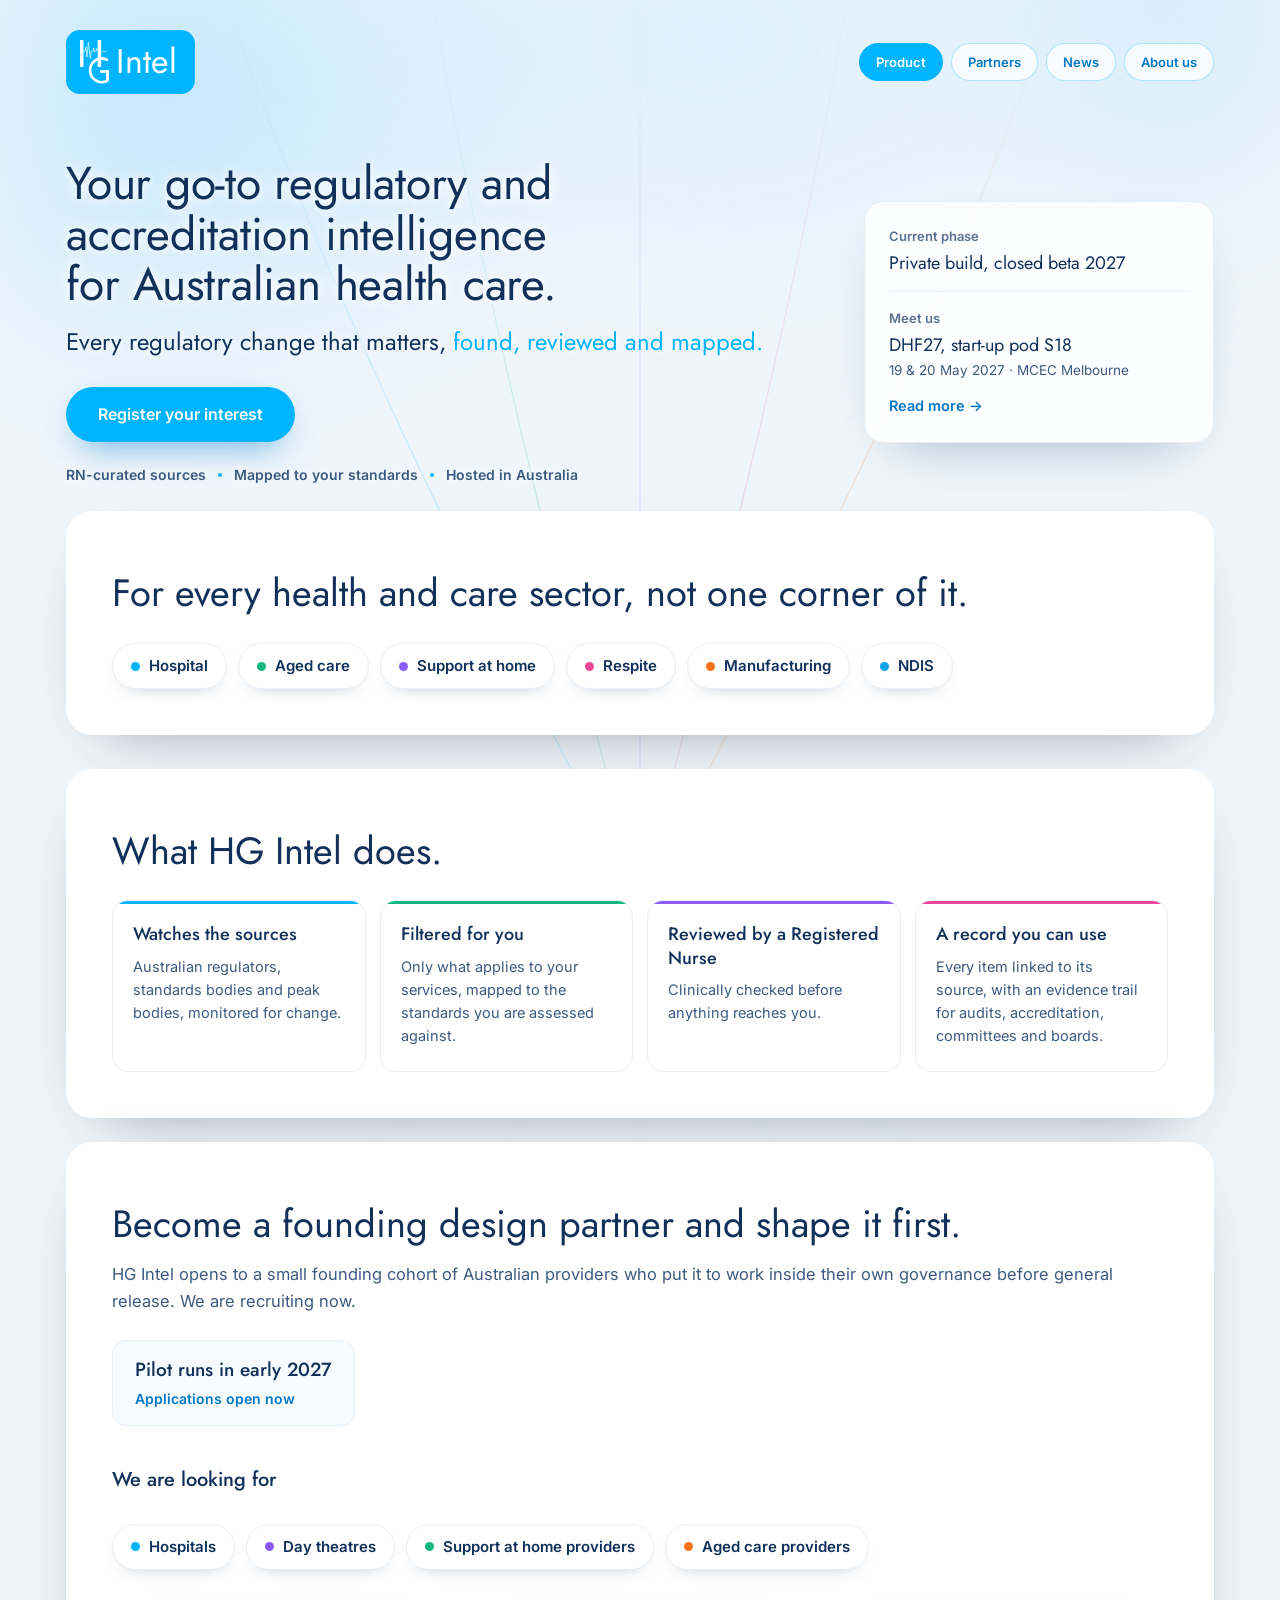
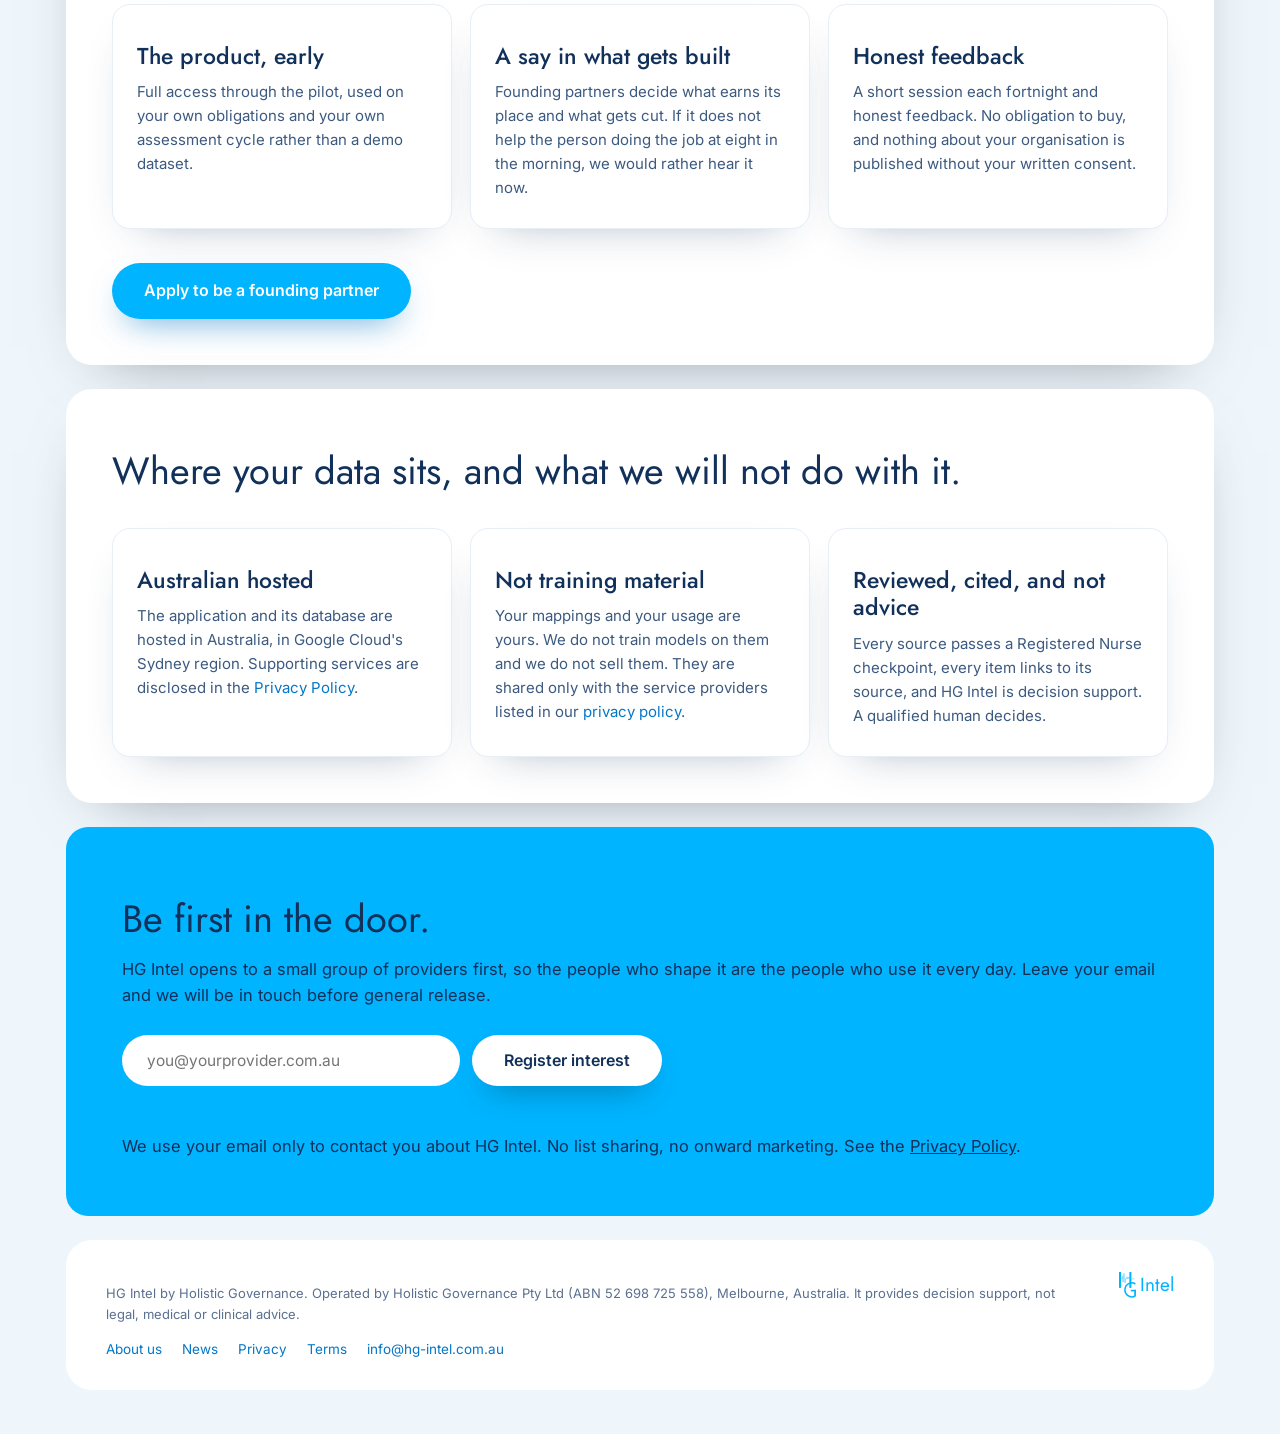
<file: index.html>
<!DOCTYPE html>
<html lang="en-AU">
<head>
<meta charset="UTF-8" />
<meta name="viewport" content="width=device-width, initial-scale=1.0" />
<title>HG Intel: governance intelligence for health and care</title>
<meta name="description" content="Governance intelligence for Australian health and care providers: regulatory change from Registered Nurse-curated sources, mapped to your standards." />
<link rel="canonical" href="https://hg-intel.com.au/" />
<meta property="og:type" content="website" />
<meta property="og:site_name" content="HG Intel" />
<meta property="og:title" content="HG Intel: governance intelligence for health and care" />
<meta property="og:description" content="Governance intelligence for Australian health and care providers: regulatory change from Registered Nurse-curated sources, mapped to your standards." />
<meta property="og:url" content="https://hg-intel.com.au/" />
<meta property="og:image" content="https://hg-intel.com.au/og-image.jpg" />
<meta property="og:image:width" content="1200" />
<meta property="og:image:height" content="630" />
<meta property="og:image:alt" content="HG Intel: every regulatory change that matters, found, reviewed and mapped." />
<meta name="twitter:card" content="summary_large_image" />
<meta name="theme-color" content="#0577C7" />
<link rel="apple-touch-icon" href="apple-touch-icon.png" />
<script type="application/ld+json">{"@context": "https://schema.org", "@type": "Organization", "name": "HG Intel", "legalName": "Holistic Governance Pty Ltd", "url": "https://hg-intel.com.au/", "logo": "https://hg-intel.com.au/apple-touch-icon.png", "email": "info@hg-intel.com.au", "foundingDate": "2026", "founder": {"@type": "Person", "name": "Naomi Alefelder"}, "address": {"@type": "PostalAddress", "addressLocality": "Melbourne", "addressRegion": "VIC", "addressCountry": "AU"}, "taxID": "52 698 725 558", "description": "Governance intelligence platform for Australian health and care providers."}</script>
<link rel="icon" href="favicon.ico" sizes="48x48" />
<link rel="icon" type="image/png" sizes="96x96" href="favicon-96.png" />
<link rel="icon" type="image/png" sizes="192x192" href="favicon-192.png" />
<link rel="icon" type="image/svg+xml" href="favicon.svg" />
<link rel="preconnect" href="https://fonts.googleapis.com" />
<link rel="preconnect" href="https://fonts.gstatic.com" crossorigin />
<link href="https://fonts.googleapis.com/css2?family=Jost:wght@400;500;600&family=Inter:wght@400;500;600;700&display=swap" rel="stylesheet" />
<link rel="stylesheet" href="styles.css?v=202611162023" />
<style>
.bg{height:1150px}
.hero main{position:relative;isolation:isolate}
.pool{position:absolute;inset:-30px -70px -20px -70px;z-index:0;pointer-events:none;
  background:radial-gradient(58% 68% at 34% 52%,#fff 0%,rgba(255,255,255,.93) 46%,rgba(255,255,255,0) 80%)}
.hero main > *{position:relative;z-index:1}
.hero h1,.hero .subhead-hero,.hero .lead,.hero .trustline{text-shadow:0 0 8px #fff,0 0 20px #fff}

</style>
</head>
<body id="top">
<a class="skip" href="#main">Skip to content</a>
<div class="bg" aria-hidden="true"><svg viewBox="0 0 1000 1000" preserveAspectRatio="none" fill="none" stroke-width="1.4">
<path class="w" d="M 164 -40 C 248 250, 392 560, 500 780 C 608 980, 752 1000, 836 1060" stroke="url(#vd0)" vector-effect="non-scaling-stroke"/>
<path class="w" d="M 332 -40 C 374 250, 446 560, 500 780 C 554 980, 626 1000, 668 1060" stroke="url(#vd1)" vector-effect="non-scaling-stroke"/>
<path class="w" d="M 500 -40 C 500 250, 500 560, 500 780 C 500 980, 500 1000, 500 1060" stroke="url(#vd2)" vector-effect="non-scaling-stroke"/>
<path class="w" d="M 668 -40 C 626 250, 554 560, 500 780 C 446 980, 374 1000, 332 1060" stroke="url(#vd3)" vector-effect="non-scaling-stroke"/>
<path class="w" d="M 836 -40 C 752 250, 608 560, 500 780 C 392 980, 248 1000, 164 1060" stroke="url(#vd4)" vector-effect="non-scaling-stroke"/>
<defs>
<linearGradient id="vd0" x1="0" y1="0" x2="0" y2="1000" gradientUnits="userSpaceOnUse"><stop stop-color="#00B4FF" stop-opacity="0.04"/><stop offset="0.5" stop-color="#00B4FF" stop-opacity="0.4"/><stop offset="1" stop-color="#00B4FF" stop-opacity="0.04"/></linearGradient>
<linearGradient id="vd1" x1="0" y1="0" x2="0" y2="1000" gradientUnits="userSpaceOnUse"><stop stop-color="#10b981" stop-opacity="0.04"/><stop offset="0.5" stop-color="#10b981" stop-opacity="0.4"/><stop offset="1" stop-color="#10b981" stop-opacity="0.04"/></linearGradient>
<linearGradient id="vd2" x1="0" y1="0" x2="0" y2="1000" gradientUnits="userSpaceOnUse"><stop stop-color="#8b5cf6" stop-opacity="0.04"/><stop offset="0.5" stop-color="#8b5cf6" stop-opacity="0.4"/><stop offset="1" stop-color="#8b5cf6" stop-opacity="0.04"/></linearGradient>
<linearGradient id="vd3" x1="0" y1="0" x2="0" y2="1000" gradientUnits="userSpaceOnUse"><stop stop-color="#ec4899" stop-opacity="0.04"/><stop offset="0.5" stop-color="#ec4899" stop-opacity="0.4"/><stop offset="1" stop-color="#ec4899" stop-opacity="0.04"/></linearGradient>
<linearGradient id="vd4" x1="0" y1="0" x2="0" y2="1000" gradientUnits="userSpaceOnUse"><stop stop-color="#f97316" stop-opacity="0.04"/><stop offset="0.5" stop-color="#f97316" stop-opacity="0.4"/><stop offset="1" stop-color="#f97316" stop-opacity="0.04"/></linearGradient>
</defs>
</svg></div>
<div class="hero">
<div class="glow" aria-hidden="true"></div>
<div class="wrap">
<header class="topbar">
<a class="brand" href="/">
<span class="wordmark"><img class="mark" src="hg-mark-white.svg" alt="HG" /><span class="product">Intel</span></span>
</a>
<nav class="topnav">
<a href="/" class="here">Product</a>
<a href="#partners">Partners</a>
<a href="news.html">News</a>
<a href="about.html">About us</a>
</nav>
</header>
<main id="main">
<div class="pool" aria-hidden="true"></div>
<div class="hsplit">
<div>
<h1>Your go-to regulatory and accreditation intelligence for Australian health care.</h1>
<p class="subhead-hero">Every regulatory change that matters, <span>found, reviewed and mapped.</span></p>
<div class="hrow"><a class="pill" href="#register">Register your interest</a></div>
<p class="trustline">RN-curated sources <i></i> Mapped to your standards <i></i> Hosted in Australia</p>
</div>
<aside class="status">
<p class="st-l">Current phase</p>
<p class="st-v">Private build, closed beta 2027</p>
<hr />
<p class="st-l">Meet us</p>
<p class="st-v">DHF27, start-up pod S18<br /><small>19 &amp; 20 May 2027 &middot; MCEC Melbourne</small></p>
<a class="dhf-link" href="news-dhf27.html" aria-label="Read more: meet us at DHF27">Read more &rarr;</a>
</aside>
</div>
</main>
</div>
</div>

<div class="wrap">


<section id="sectors">
<h2>For every health and care sector, not one corner of it.</h2>
<div class="chips">
<span class="chip"><i style="background:#00B4FF"></i>Hospital</span>
<span class="chip"><i style="background:#10b981"></i>Aged care</span>
<span class="chip"><i style="background:#8b5cf6"></i>Support at home</span>
<span class="chip"><i style="background:#ec4899"></i>Respite</span>
<span class="chip"><i style="background:#f97316"></i>Manufacturing</span>
<span class="chip"><i style="background:#0ea5e9"></i>NDIS</span>
</div>
</section>

<section id="capabilities">
<h2>What HG Intel does.</h2>
<ul class="feat plain">
<li>
<h3>Watches the sources</h3>
<p>Australian regulators, standards bodies and peak bodies, monitored for change.</p>
</li>
<li>
<h3>Filtered for you</h3>
<p>Only what applies to your services, mapped to the standards you are assessed against.</p>
</li>
<li>
<h3>Reviewed by a Registered Nurse</h3>
<p>Clinically checked before anything reaches you.</p>
</li>
<li>
<h3>A record you can use</h3>
<p>Every item linked to its source, with an evidence trail for audits, accreditation, committees and boards.</p>
</li>
</ul>
</section>

<section id="partners">
<h2>Become a founding design partner and shape it first.</h2>
<p class="sub">HG Intel opens to a small founding cohort of Australian providers who put it to work inside their own governance before general release. We are recruiting now.</p>

<p class="pilotwhen"><b>Pilot runs in early 2027</b><span>Applications open now</span></p>

<h3 class="subhead" style="margin-top:38px">We are looking for</h3>
<div class="chips">
<span class="chip"><i style="background:#00B4FF"></i>Hospitals</span>
<span class="chip"><i style="background:#8b5cf6"></i>Day theatres</span>
<span class="chip"><i style="background:#10b981"></i>Support at home providers</span>
<span class="chip"><i style="background:#f97316"></i>Aged care providers</span>
</div>

<div class="cards" style="margin-top:34px">
<div class="card">
<h3>The product, early</h3>
<p>Full access through the pilot, used on your own obligations and your own assessment cycle rather than a demo dataset.</p>
</div>
<div class="card">
<h3>A say in what gets built</h3>
<p>Founding partners decide what earns its place and what gets cut. If it does not help the person doing the job at eight in the morning, we would rather hear it now.</p>
</div>
<div class="card">
<h3>Honest feedback</h3>
<p>A short session each fortnight and honest feedback. No obligation to buy, and nothing about your organisation is published without your written consent.</p>
</div>
</div>

<div class="cta" style="margin-top:34px">
<a class="pill" href="#register">Apply to be a founding partner</a>
</div>
</section>

<section id="security">
<h2>Where your data sits, and what we will not do with it.</h2>
<div class="cards">
<div class="card">
<h3>Australian hosted</h3>
<p>The application and its database are hosted in Australia, in Google Cloud's Sydney region. Supporting services are disclosed in the <a href="privacy.html">Privacy Policy</a>.</p>
</div>
<div class="card">
<h3>Not training material</h3>
<p>Your mappings and your usage are yours. We do not train models on them and we do not sell them. They are shared only with the service providers listed in our <a href="privacy.html">privacy policy</a>.</p>
</div>
<div class="card">
<h3>Reviewed, cited, and not advice</h3>
<p>Every source passes a Registered Nurse checkpoint, every item links to its source, and HG Intel is decision support. A qualified human decides.</p>
</div>
</div>
</section>

<section id="register">
<div class="close">
<h2>Be first in the door.</h2>
<p>HG Intel opens to a small group of providers first, so the people who shape it are the people who use it every day. Leave your email and we will be in touch before general release.</p>
<form class="signup" onsubmit="registerInterest(event)">
<label for="email" style="position:absolute;width:1px;height:1px;overflow:hidden;clip:rect(0 0 0 0)">Email address</label>
<input id="email" name="email" type="email" required placeholder="you@yourprovider.com.au" autocomplete="email" />
<button type="submit">Register interest</button>
</form>
<p class="formmsg" id="formmsg" role="status"></p>
<p class="formnote">We use your email only to contact you about HG Intel. No list sharing, no onward marketing. See the <a href="privacy.html">Privacy Policy</a>.</p>
</div>
</section>

<footer>
<span class="disclaimer">
HG Intel by Holistic Governance. Operated by Holistic Governance Pty Ltd (ABN 52 698 725 558), Melbourne, Australia.
It provides decision support, not legal, medical or clinical advice.
<span class="flinks">
<a href="about.html">About us</a>
<a href="news.html">News</a>
<a href="privacy.html">Privacy</a>
<a href="terms.html">Terms</a>
<a href="mailto:info@hg-intel.com.au?subject=HG%20Intel%20enquiry">info@hg-intel.com.au</a>
</span>
</span>
<span class="sig"><img src="hg-mark.svg" alt="HG" /><span>Intel</span></span>
</footer>
</div>

<script>
function registerInterest(e){
  e.preventDefault();
  var form = e.target;
  var btn = form.querySelector('button');
  var msg = document.getElementById('formmsg');
  var email = document.getElementById('email').value.trim();
  btn.disabled = true;
  msg.textContent = 'Sending...';
  fetch('https://app.hg-au.com/api/subscribe', {
    method: 'POST',
    headers: { 'Content-Type': 'application/json' },
    body: JSON.stringify({ email: email, source: 'hg-intel' })
  }).then(function(res){
    if (!res.ok) { throw new Error(res.status); }
    msg.textContent = 'Thanks. We will be in touch before general release.';
    form.reset();
  }).catch(function(){
    msg.innerHTML = 'That did not go through. Please email ' +
      '<a href="mailto:info@hg-intel.com.au?subject=HG%20Intel">info@hg-intel.com.au</a> and we will add you.';
  }).then(function(){
    btn.disabled = false;
  });
}
</script>
<a class="totop" href="#top" aria-label="Back to top"><svg viewBox="0 0 24 24" width="20" height="20" aria-hidden="true"><path d="M6 15l6-6 6 6" fill="none" stroke="currentColor" stroke-width="2.4" stroke-linecap="round" stroke-linejoin="round"/></svg></a>
<script>
(function(){var b=document.querySelector('.totop');if(!b)return;
function t(){b.classList.toggle('show',window.scrollY>600)}
window.addEventListener('scroll',t,{passive:true});t();
b.addEventListener('click',function(e){e.preventDefault();window.scrollTo({top:0,behavior:'smooth'})});})();
</script>
</body>
</html>
</file>
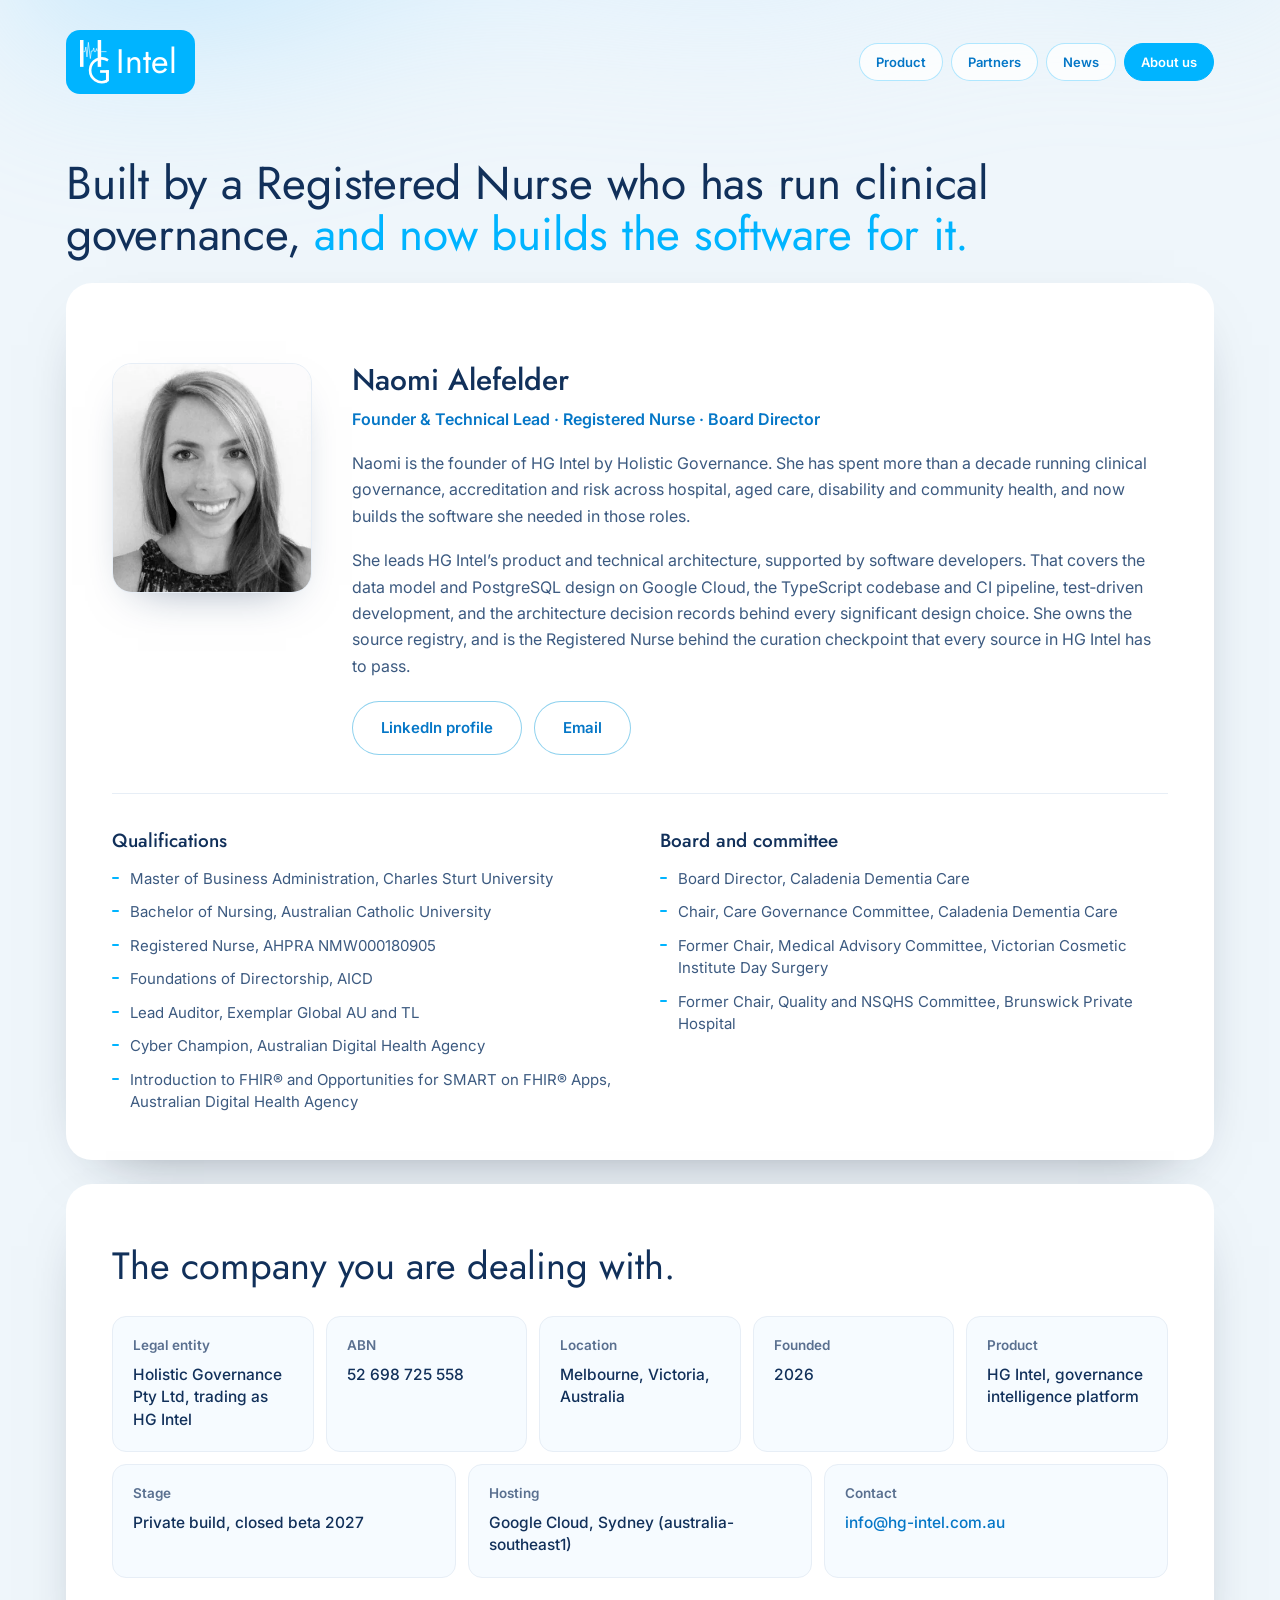
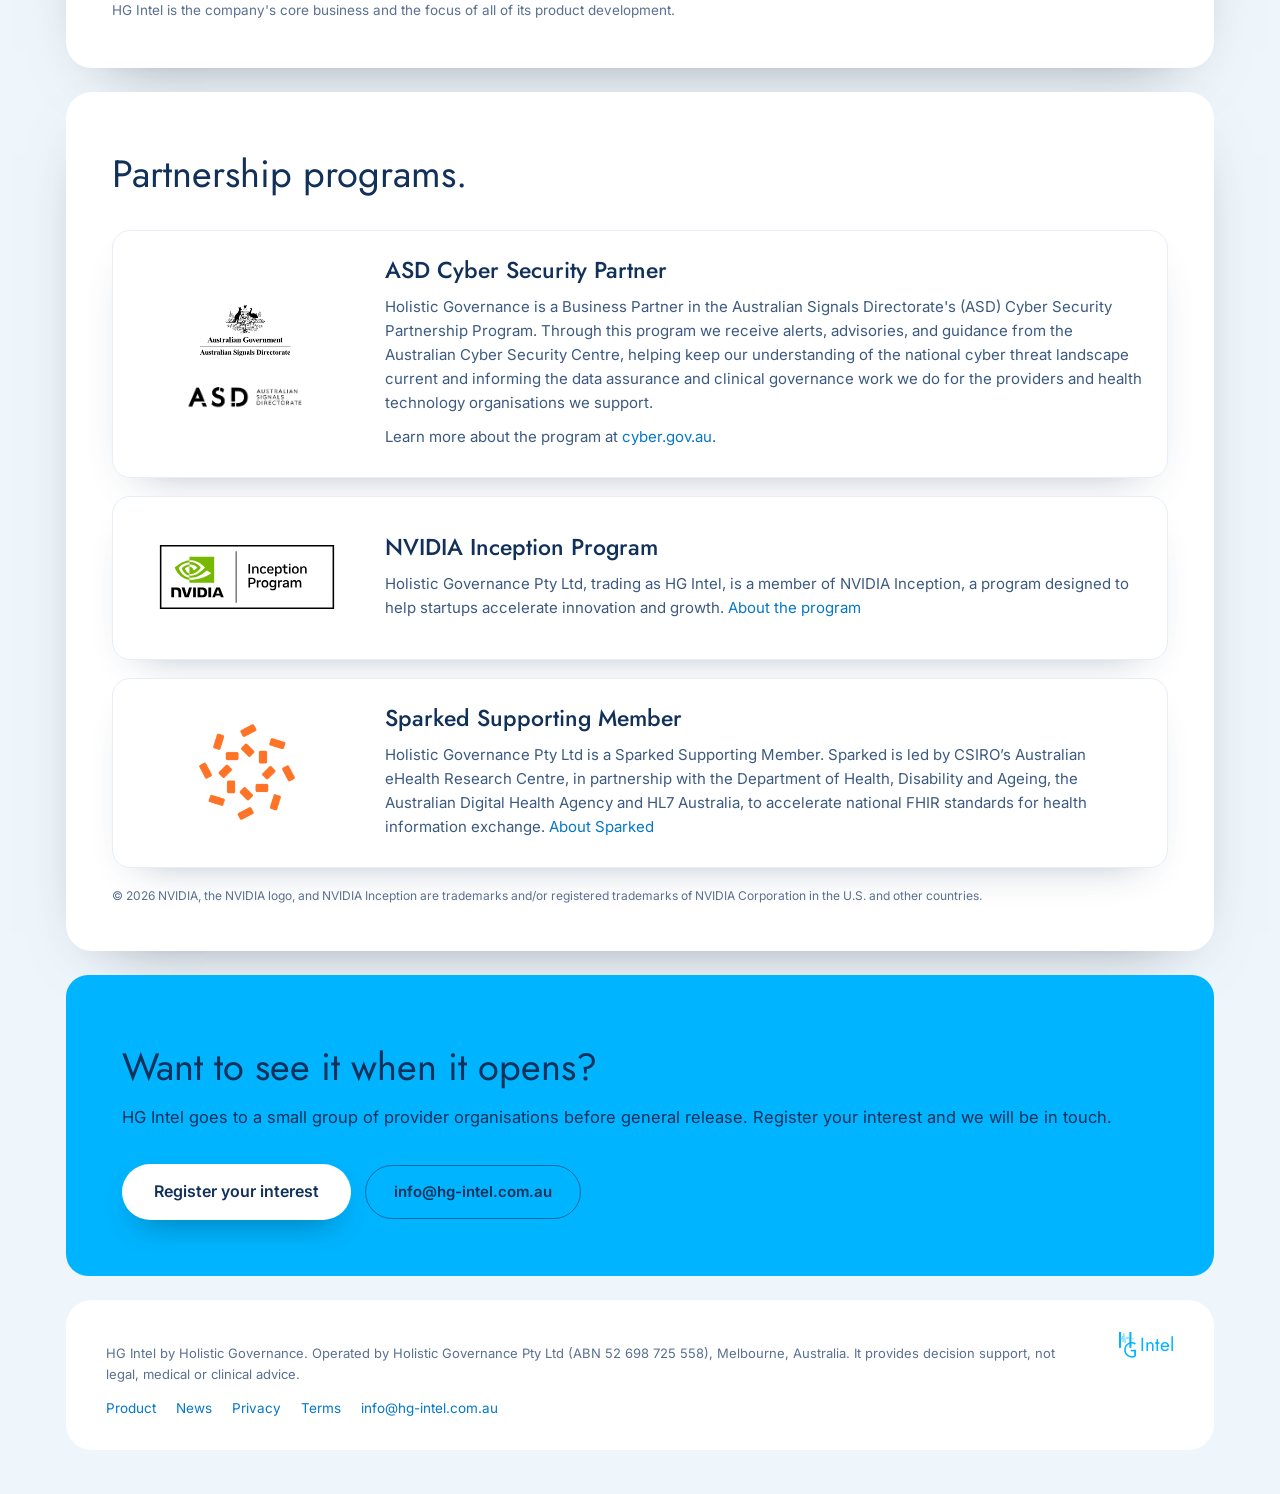
<file: about.html>
<!DOCTYPE html>
<html lang="en-AU">
<head>
<meta charset="UTF-8" />
<meta name="viewport" content="width=device-width, initial-scale=1.0" />
<title>About | HG Intel</title>
<meta name="description" content="HG Intel is built by Holistic Governance Pty Ltd in Melbourne. Founded by Naomi Alefelder, founder and technical lead, Registered Nurse and board director." />
<link rel="canonical" href="https://hg-intel.com.au/about.html" />
<meta property="og:type" content="website" />
<meta property="og:site_name" content="HG Intel" />
<meta property="og:title" content="About | HG Intel" />
<meta property="og:description" content="HG Intel is built by Holistic Governance Pty Ltd in Melbourne. Founded by Naomi Alefelder, founder and technical lead, Registered Nurse and board director." />
<meta property="og:url" content="https://hg-intel.com.au/about.html" />
<meta property="og:image" content="https://hg-intel.com.au/og-image.jpg" />
<meta property="og:image:width" content="1200" />
<meta property="og:image:height" content="630" />
<meta property="og:image:alt" content="HG Intel: every regulatory change that matters, found, reviewed and mapped." />
<meta name="twitter:card" content="summary_large_image" />
<meta name="theme-color" content="#0577C7" />
<link rel="apple-touch-icon" href="apple-touch-icon.png" />
<link rel="icon" href="favicon.ico" sizes="48x48" />
<link rel="icon" type="image/png" sizes="96x96" href="favicon-96.png" />
<link rel="icon" type="image/png" sizes="192x192" href="favicon-192.png" />
<link rel="icon" type="image/svg+xml" href="favicon.svg" />
<link rel="preconnect" href="https://fonts.googleapis.com" />
<link rel="preconnect" href="https://fonts.gstatic.com" crossorigin />
<link href="https://fonts.googleapis.com/css2?family=Jost:wght@400;500;600&family=Inter:wght@400;500;600;700&display=swap" rel="stylesheet" />
<link rel="stylesheet" href="styles.css?v=202611162023" />
</head>
<body id="top">
<a class="skip" href="#main">Skip to content</a>
<div class="hero">
<div class="glow" aria-hidden="true" style="height:460px;top:-260px"></div>
<div class="wrap">
<header class="topbar">
<a class="brand" href="/">
<span class="wordmark"><img class="mark" src="hg-mark-white.svg" alt="HG" /><span class="product">Intel</span></span>
</a>
<nav class="topnav">
<a href="/">Product</a>
<a href="/#partners">Partners</a>
<a href="news.html">News</a>
<a href="about.html" class="here">About us</a>
</nav>
</header>
<main id="main">
<h1 class="wide" style="margin-top:64px">Built by a Registered Nurse who has run clinical governance, <span>and now builds the software for it.</span></h1>
</main>
</div>
</div>

<div class="wrap">

<section id="team">

<div class="team">
<figure class="portrait">
<picture><source srcset="naomi-alefelder.webp" type="image/webp" /><img src="naomi-alefelder.png" width="343" height="397" alt="Naomi Alefelder, founder of HG Intel" /></picture>
</figure>
<div class="who">
<h3>Naomi Alefelder</h3>
<p class="role">Founder &amp; Technical Lead &middot; Registered Nurse &middot; Board Director</p>
<p>Naomi is the founder of HG Intel by Holistic Governance. She has spent more than a decade running clinical governance, accreditation and risk across hospital, aged care, disability and community health, and now builds the software she needed in those roles.</p>
<p>She leads HG Intel&rsquo;s product and technical architecture, supported by software developers. That covers the data model and PostgreSQL design on Google Cloud, the TypeScript codebase and CI pipeline, test&#8209;driven development, and the architecture decision records behind every significant design choice. She owns the source registry, and is the Registered Nurse behind the curation checkpoint that every source in HG Intel has to pass.</p>
<div class="links">
<a class="ghost" href="https://www.linkedin.com/in/naomi-alefelder">LinkedIn profile</a>
<a class="ghost" href="mailto:info@hg-intel.com.au?subject=HG%20Intel">Email</a>
</div>
</div>
</div>

<div class="creds">
<div>
<h4>Qualifications</h4>
<ul>
<li>Master of Business Administration, Charles Sturt University</li>
<li>Bachelor of Nursing, Australian Catholic University</li>
<li>Registered Nurse, AHPRA NMW000180905</li>
<li>Foundations of Directorship, AICD</li>
<li>Lead Auditor, Exemplar Global AU and TL</li>
<li>Cyber Champion, Australian Digital Health Agency</li>
<li>Introduction to FHIR&reg; and Opportunities for SMART on FHIR&reg; Apps, Australian Digital Health Agency</li>
</ul>
</div>
<div>
<h4>Board and committee</h4>
<ul>
<li>Board Director, Caladenia Dementia Care</li>
<li>Chair, Care Governance Committee, Caladenia Dementia Care</li>
<li>Former Chair, Medical Advisory Committee, Victorian Cosmetic Institute Day Surgery</li>
<li>Former Chair, Quality and NSQHS Committee, Brunswick Private Hospital</li>
</ul>
</div>
</div>
</section>

<section id="company">
<h2>The company you are dealing with.</h2>
<dl class="facts">
<div class="fact"><dt>Legal entity</dt><dd>Holistic Governance Pty Ltd, trading as HG Intel</dd></div>
<div class="fact"><dt>ABN</dt><dd>52 698 725 558</dd></div>
<div class="fact"><dt>Location</dt><dd>Melbourne, Victoria, Australia</dd></div>
<div class="fact"><dt>Founded</dt><dd>2026</dd></div>
<div class="fact"><dt>Product</dt><dd>HG Intel, governance intelligence platform</dd></div>
<div class="fact"><dt>Stage</dt><dd>Private build, closed beta 2027</dd></div>
<div class="fact"><dt>Hosting</dt><dd>Google Cloud, Sydney (australia-southeast1)</dd></div>
<div class="fact"><dt>Contact</dt><dd><a href="mailto:info@hg-intel.com.au">info@hg-intel.com.au</a></dd></div>
</dl>
<p class="note">HG Intel is the company's core business and the focus of all of its product development.</p>
</section>

<section id="partnerships">
<h2>Partnership programs.</h2>
<div class="programs">
<div class="card program">
<div class="badge asd"><img src="asd-crest.png" alt="Australian Government, Australian Signals Directorate" width="453" height="280" /><img src="asd-wordmark.png" alt="ASD, Australian Signals Directorate" width="569" height="135" /></div>
<div>
<h3>ASD Cyber Security Partner</h3>
<p>Holistic Governance is a Business Partner in the Australian Signals Directorate's (ASD) Cyber Security Partnership Program. Through this program we receive alerts, advisories, and guidance from the Australian Cyber Security Centre, helping keep our understanding of the national cyber threat landscape current and informing the data assurance and clinical governance work we do for the providers and health technology organisations we support.</p>
<p>Learn more about the program at <a href="https://www.cyber.gov.au/asds-cyber-security-partnership-program" target="_blank" rel="noopener">cyber.gov.au</a>.</p>
</div>
</div>
<div class="card program">
<div class="badge"><img src="nvidia-inception-badge.svg" alt="NVIDIA Inception Program member" width="500" height="216" /></div>
<div>
<h3>NVIDIA Inception Program</h3>
<p>Holistic Governance Pty Ltd, trading as HG Intel, is a member of NVIDIA Inception, a program designed to help startups accelerate innovation and growth. <a href="https://www.nvidia.com/en-us/startups/" target="_blank" rel="noopener">About the program</a></p>
</div>
</div>
<div class="card program">
<div class="badge"><img src="sparked-mark.png" alt="Sparked" width="320" height="320" /></div>
<div>
<h3>Sparked Supporting Member</h3>
<p>Holistic Governance Pty Ltd is a Sparked Supporting Member. Sparked is led by CSIRO&rsquo;s Australian eHealth Research Centre, in partnership with the Department of Health, Disability and Ageing, the Australian Digital Health Agency and HL7 Australia, to accelerate national FHIR standards for health information exchange. <a href="https://sparked.csiro.au/index.php/sparked-partners-and-members/" target="_blank" rel="noopener">About Sparked</a></p>
</div>
</div>
</div>
<p class="legal">&copy; 2026 NVIDIA, the NVIDIA logo, and NVIDIA Inception are trademarks and/or registered trademarks of NVIDIA Corporation in the U.S. and other countries.</p>
</section>

<section>
<div class="close">
<h2>Want to see it when it opens?</h2>
<p>HG Intel goes to a small group of provider organisations before general release. Register your interest and we will be in touch.</p>
<div class="cta">
<a class="pill" href="/#register">Register your interest</a>
<a class="ghost" href="mailto:info@hg-intel.com.au?subject=HG%20Intel%20enquiry">info@hg-intel.com.au</a>
</div>
</div>
</section>

<footer>
<span class="disclaimer">
HG Intel by Holistic Governance. Operated by Holistic Governance Pty Ltd (ABN 52 698 725 558), Melbourne, Australia.
It provides decision support, not legal, medical or clinical advice.
<span class="flinks">
<a href="/">Product</a>
<a href="news.html">News</a>
<a href="privacy.html">Privacy</a>
<a href="terms.html">Terms</a>
<a href="mailto:info@hg-intel.com.au?subject=HG%20Intel%20enquiry">info@hg-intel.com.au</a>
</span>
</span>
<span class="sig"><img src="hg-mark.svg" alt="HG" /><span>Intel</span></span>
</footer>
</div>
<a class="totop" href="#top" aria-label="Back to top"><svg viewBox="0 0 24 24" width="20" height="20" aria-hidden="true"><path d="M6 15l6-6 6 6" fill="none" stroke="currentColor" stroke-width="2.4" stroke-linecap="round" stroke-linejoin="round"/></svg></a>
<script>
(function(){var b=document.querySelector('.totop');if(!b)return;
function t(){b.classList.toggle('show',window.scrollY>600)}
window.addEventListener('scroll',t,{passive:true});t();
b.addEventListener('click',function(e){e.preventDefault();window.scrollTo({top:0,behavior:'smooth'})});})();
</script>
</body>
</html>
</file>
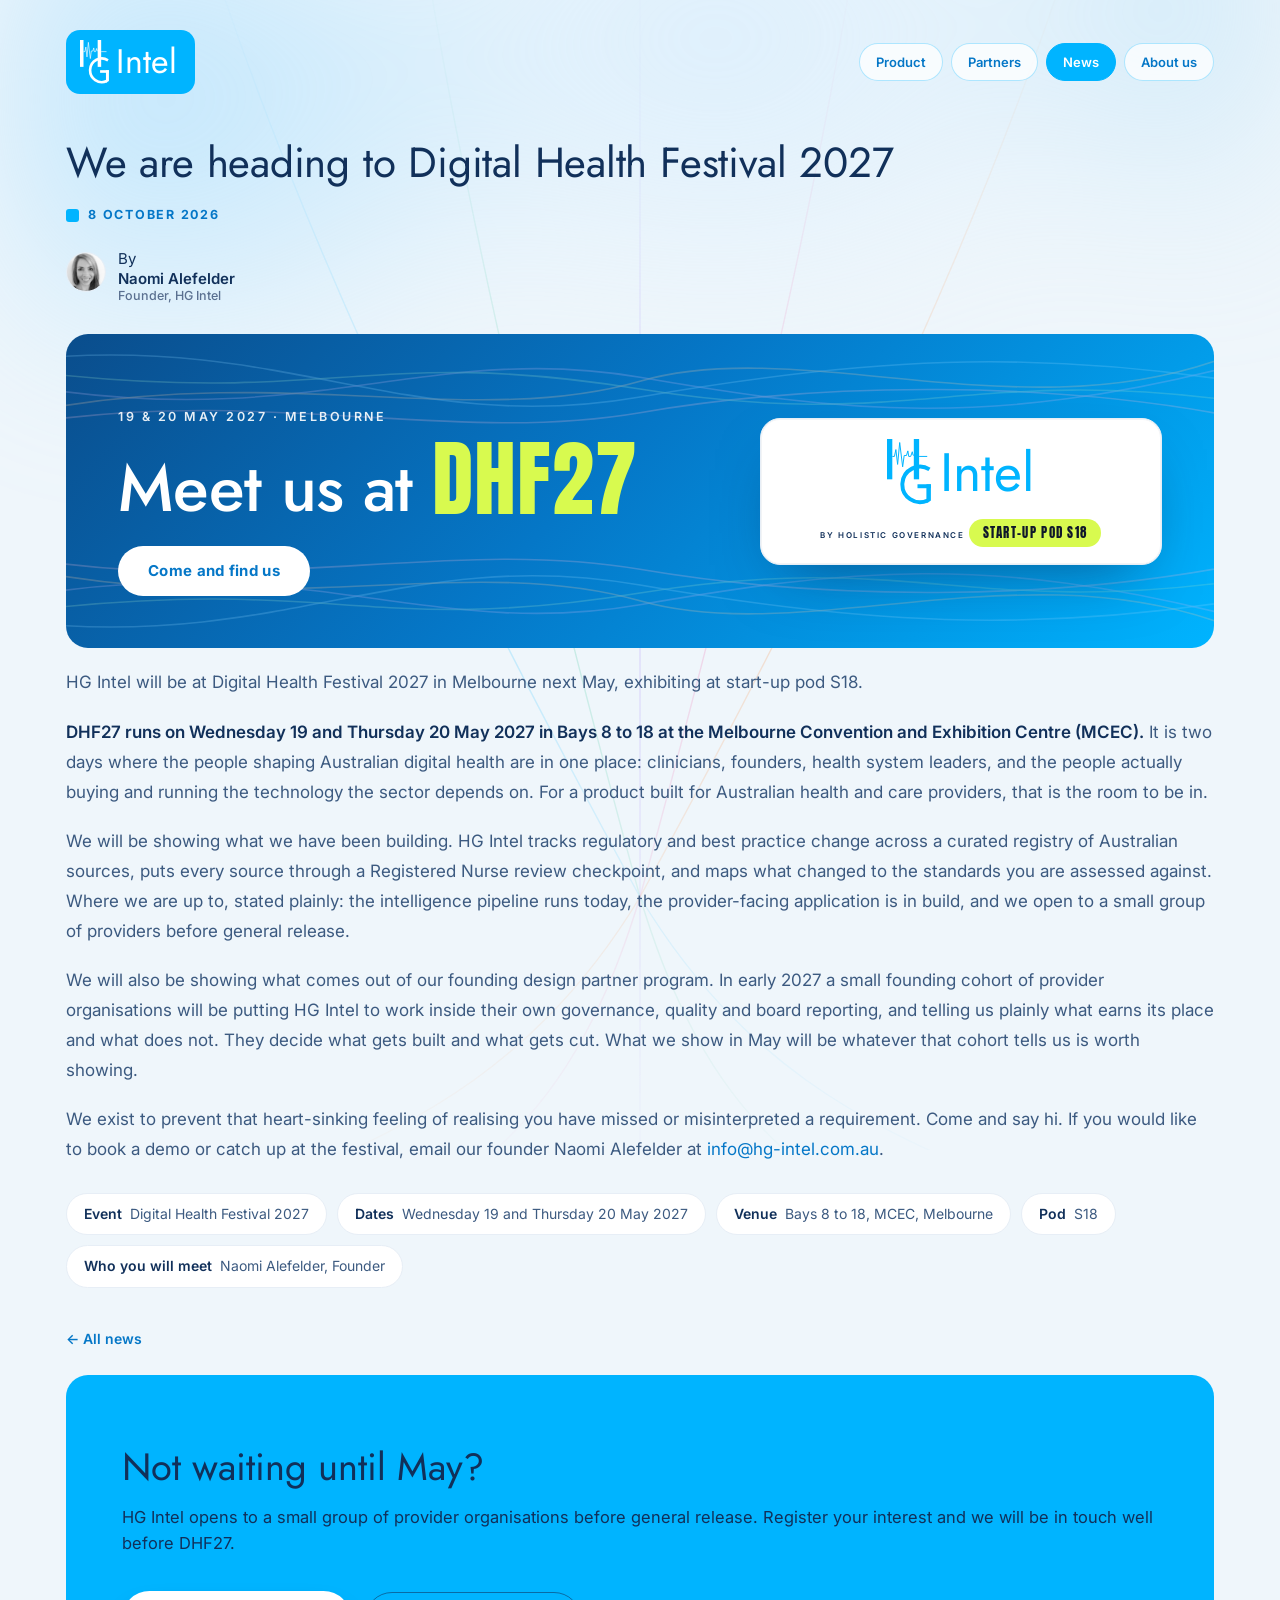
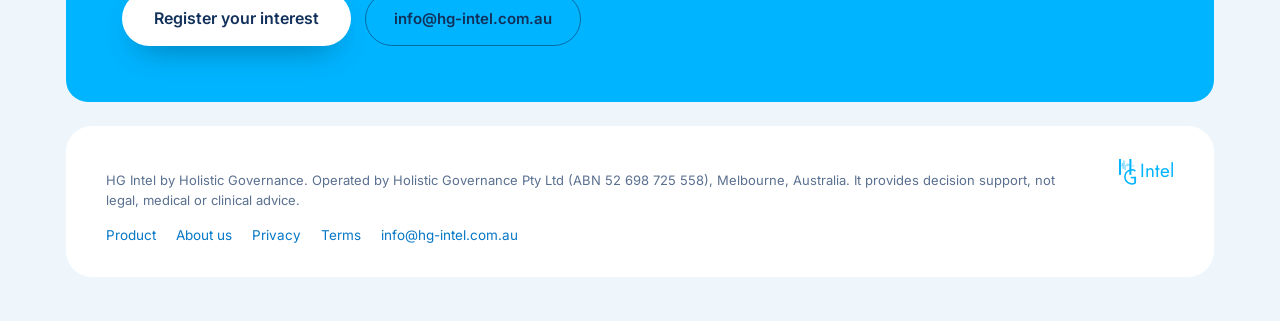
<file: news-dhf27.html>
<!DOCTYPE html>
<html lang="en-AU">
<head>
<meta charset="UTF-8" />
<meta name="viewport" content="width=device-width, initial-scale=1.0" />
<title>We are heading to Digital Health Festival 2027 | HG Intel</title>
<meta name="description" content="HG Intel will exhibit at start-up pod S18 at Digital Health Festival 2027, 19 and 20 May, MCEC Melbourne." />
<link rel="canonical" href="https://hg-intel.com.au/news-dhf27.html" />
<meta property="og:type" content="article" />
<meta property="og:site_name" content="HG Intel" />
<meta property="og:title" content="We are heading to Digital Health Festival 2027 | HG Intel" />
<meta property="og:description" content="HG Intel will exhibit at start-up pod S18 at Digital Health Festival 2027, 19 and 20 May, MCEC Melbourne." />
<meta property="og:url" content="https://hg-intel.com.au/news-dhf27.html" />
<meta property="og:image" content="https://hg-intel.com.au/og-image.jpg" />
<meta property="og:image:width" content="1200" />
<meta property="og:image:height" content="630" />
<meta property="og:image:alt" content="HG Intel: every regulatory change that matters, found, reviewed and mapped." />
<meta name="twitter:card" content="summary_large_image" />
<meta name="theme-color" content="#0577C7" />
<link rel="apple-touch-icon" href="apple-touch-icon.png" />
<meta property="article:published_time" content="2026-10-08" />
<script type="application/ld+json">{"@context": "https://schema.org", "@type": "NewsArticle", "headline": "We are heading to Digital Health Festival 2027", "datePublished": "2026-10-08", "author": {"@type": "Person", "name": "Naomi Alefelder"}, "publisher": {"@type": "Organization", "name": "HG Intel", "logo": {"@type": "ImageObject", "url": "https://hg-intel.com.au/apple-touch-icon.png"}}, "image": "https://hg-intel.com.au/og-image.jpg", "mainEntityOfPage": "https://hg-intel.com.au/news-dhf27.html"}</script>
<script type="application/ld+json">{"@context": "https://schema.org", "@type": "Event", "name": "Digital Health Festival 2027", "startDate": "2027-05-19", "endDate": "2027-05-20", "eventAttendanceMode": "https://schema.org/OfflineEventAttendanceMode", "eventStatus": "https://schema.org/EventScheduled", "location": {"@type": "Place", "name": "Melbourne Convention and Exhibition Centre", "address": {"@type": "PostalAddress", "addressLocality": "Melbourne", "addressRegion": "VIC", "addressCountry": "AU"}}, "image": "https://hg-intel.com.au/og-image.jpg", "performer": {"@type": "Organization", "name": "HG Intel", "url": "https://hg-intel.com.au/"}, "organizer": {"@type": "Organization", "name": "Terrapinn Australia Pty Limited", "url": "https://www.terrapinn.com/exhibition/digital-health-festival/index.stm"}, "offers": {"@type": "Offer", "url": "https://secure.terrapinn.com/V5/step1.aspx?E=11165"}, "description": "HG Intel exhibits at start-up pod S18."}</script>
<link rel="icon" href="favicon.ico" sizes="48x48" />
<link rel="icon" type="image/png" sizes="96x96" href="favicon-96.png" />
<link rel="icon" type="image/png" sizes="192x192" href="favicon-192.png" />
<link rel="icon" type="image/svg+xml" href="favicon.svg" />
<link rel="preconnect" href="https://fonts.googleapis.com" />
<link rel="preconnect" href="https://fonts.gstatic.com" crossorigin />
<link href="https://fonts.googleapis.com/css2?family=Anton&family=Jost:wght@400;500;600&family=Inter:wght@400;500;600;700&display=swap" rel="stylesheet" />
<link rel="stylesheet" href="styles.css?v=202611162023" />
</head>
<body id="top">
<a class="skip" href="#main">Skip to content</a>
<div class="bg" aria-hidden="true"><svg viewBox="0 0 1000 1000" preserveAspectRatio="none" fill="none" stroke-width="1.4">
<path class="w" d="M 164 -40 C 248 250, 392 560, 500 780 C 608 980, 752 1000, 836 1060" stroke="url(#vd0)" vector-effect="non-scaling-stroke"/>
<path class="w" d="M 332 -40 C 374 250, 446 560, 500 780 C 554 980, 626 1000, 668 1060" stroke="url(#vd1)" vector-effect="non-scaling-stroke"/>
<path class="w" d="M 500 -40 C 500 250, 500 560, 500 780 C 500 980, 500 1000, 500 1060" stroke="url(#vd2)" vector-effect="non-scaling-stroke"/>
<path class="w" d="M 668 -40 C 626 250, 554 560, 500 780 C 446 980, 374 1000, 332 1060" stroke="url(#vd3)" vector-effect="non-scaling-stroke"/>
<path class="w" d="M 836 -40 C 752 250, 608 560, 500 780 C 392 980, 248 1000, 164 1060" stroke="url(#vd4)" vector-effect="non-scaling-stroke"/>
<defs>
<linearGradient id="vd0" x1="0" y1="0" x2="0" y2="1000" gradientUnits="userSpaceOnUse"><stop stop-color="#00B4FF" stop-opacity="0.04"/><stop offset="0.5" stop-color="#00B4FF" stop-opacity="0.4"/><stop offset="1" stop-color="#00B4FF" stop-opacity="0.04"/></linearGradient>
<linearGradient id="vd1" x1="0" y1="0" x2="0" y2="1000" gradientUnits="userSpaceOnUse"><stop stop-color="#10b981" stop-opacity="0.04"/><stop offset="0.5" stop-color="#10b981" stop-opacity="0.4"/><stop offset="1" stop-color="#10b981" stop-opacity="0.04"/></linearGradient>
<linearGradient id="vd2" x1="0" y1="0" x2="0" y2="1000" gradientUnits="userSpaceOnUse"><stop stop-color="#8b5cf6" stop-opacity="0.04"/><stop offset="0.5" stop-color="#8b5cf6" stop-opacity="0.4"/><stop offset="1" stop-color="#8b5cf6" stop-opacity="0.04"/></linearGradient>
<linearGradient id="vd3" x1="0" y1="0" x2="0" y2="1000" gradientUnits="userSpaceOnUse"><stop stop-color="#ec4899" stop-opacity="0.04"/><stop offset="0.5" stop-color="#ec4899" stop-opacity="0.4"/><stop offset="1" stop-color="#ec4899" stop-opacity="0.04"/></linearGradient>
<linearGradient id="vd4" x1="0" y1="0" x2="0" y2="1000" gradientUnits="userSpaceOnUse"><stop stop-color="#f97316" stop-opacity="0.04"/><stop offset="0.5" stop-color="#f97316" stop-opacity="0.4"/><stop offset="1" stop-color="#f97316" stop-opacity="0.04"/></linearGradient>
</defs>
</svg></div>
<div class="hero">
<div class="glow" aria-hidden="true"></div>
<div class="wrap">
<header class="topbar">
<a class="brand" href="/">
<span class="wordmark"><img class="mark" src="hg-mark-white.svg" alt="HG" /><span class="product">Intel</span></span>
</a>
<nav class="topnav">
<a href="/">Product</a>
<a href="/#partners">Partners</a>
<a href="news.html" class="here">News</a>
<a href="about.html">About us</a>
</nav>
</header>
</div>
</div>

<div class="wrap">
<main id="main">

<article class="article" style="margin-top:46px">
<h1 style="margin-top:0;font-size:clamp(28px,3.8vw,42px);max-width:none">We are heading to Digital Health Festival 2027</h1>
<p class="stamp"><i></i>8 October 2026</p>
<p class="byline"><picture><source srcset="naomi-alefelder.webp" type="image/webp" /><img src="naomi-alefelder.png" width="343" height="397" alt="" /></picture><span>By <a href="about.html">Naomi Alefelder</a><small>Founder, HG Intel</small></span></p>

<div class="newsbanner" style="margin-top:30px">
<svg class="bsvg top" viewBox="0 0 1120 150" preserveAspectRatio="none" fill="none" aria-hidden="true">
<path d="M-20 30 C 220 5, 340 130, 560 80 S 940 20, 1140 60" stroke="#8FD6FF" stroke-opacity=".55" stroke-width="2"/>
<path d="M-20 70 C 240 120, 360 10, 560 55 S 900 120, 1140 40" stroke="#C9B6F2" stroke-opacity=".55" stroke-width="2"/>
<path d="M-20 110 C 200 70, 380 140, 560 100 S 960 60, 1140 105" stroke="#F6BBD9" stroke-opacity=".55" stroke-width="2"/>
<path d="M-20 50 C 260 90, 300 15, 560 70 S 880 40, 1140 85" stroke="#9DE3CB" stroke-opacity=".55" stroke-width="2"/>
<path d="M-20 95 C 220 40, 400 120, 560 60 S 940 130, 1140 25" stroke="#F9CBA0" stroke-opacity=".55" stroke-width="2"/>
</svg>
<svg class="bsvg bot" viewBox="0 0 1120 150" preserveAspectRatio="none" fill="none" aria-hidden="true">
<path d="M-20 30 C 220 5, 340 130, 560 80 S 940 20, 1140 60" stroke="#8FD6FF" stroke-opacity=".55" stroke-width="2"/>
<path d="M-20 70 C 240 120, 360 10, 560 55 S 900 120, 1140 40" stroke="#C9B6F2" stroke-opacity=".55" stroke-width="2"/>
<path d="M-20 110 C 200 70, 380 140, 560 100 S 960 60, 1140 105" stroke="#F6BBD9" stroke-opacity=".55" stroke-width="2"/>
<path d="M-20 50 C 260 90, 300 15, 560 70 S 880 40, 1140 85" stroke="#9DE3CB" stroke-opacity=".55" stroke-width="2"/>
<path d="M-20 95 C 220 40, 400 120, 560 60 S 940 130, 1140 25" stroke="#F9CBA0" stroke-opacity=".55" stroke-width="2"/>
</svg>
<div class="bl">
<p class="when">19 &amp; 20 May 2027 &middot; Melbourne</p>
<p class="meet">Meet us at <em>DHF27</em></p>
<a class="join" href="/#register">Come and find us</a>
</div>
<div class="br">
<div class="card">
<span class="lk"><img src="hg-mark.svg" alt="" /><b>Intel</b></span>
<span class="sub">by Holistic Governance</span>
<span class="pod">Start-up pod S18</span>
</div>
</div>
</div>

<p>HG Intel will be at Digital Health Festival 2027 in Melbourne next May, exhibiting at start-up pod S18.</p>

<p><strong>DHF27 runs on Wednesday 19 and Thursday 20 May 2027 in Bays 8 to 18 at the Melbourne Convention and Exhibition Centre (MCEC).</strong> It is two days where the people shaping Australian digital health are in one place: clinicians, founders, health system leaders, and the people actually buying and running the technology the sector depends on. For a product built for Australian health and care providers, that is the room to be in.</p>

<p>We will be showing what we have been building. HG Intel tracks regulatory and best practice change across a curated registry of Australian sources, puts every source through a Registered Nurse review checkpoint, and maps what changed to the standards you are assessed against. Where we are up to, stated plainly: the intelligence pipeline runs today, the provider-facing application is in build, and we open to a small group of providers before general release.</p>

<p>We will also be showing what comes out of our founding design partner program. In early 2027 a small founding cohort of provider organisations will be putting HG Intel to work inside their own governance, quality and board reporting, and telling us plainly what earns its place and what does not. They decide what gets built and what gets cut. What we show in May will be whatever that cohort tells us is worth showing.</p>

<p>We exist to prevent that heart-sinking feeling of realising you have missed or misinterpreted a requirement. Come and say hi. If you would like to book a demo or catch up at the festival, email our founder Naomi Alefelder at <a href="mailto:info@hg-intel.com.au?subject=HG%20Intel%20at%20DHF27">info@hg-intel.com.au</a>.</p>

<div class="newsmeta">
<span><b>Event</b> Digital Health Festival 2027</span>
<span><b>Dates</b> Wednesday 19 and Thursday 20 May 2027</span>
<span><b>Venue</b> Bays 8 to 18, MCEC, Melbourne</span>
<span><b>Pod</b> S18</span>
<span><b>Who you will meet</b> Naomi Alefelder, Founder</span>
</div>

<a class="backlink" href="news.html">&larr; All news</a>
</article>

<section id="register-interest">
<div class="close">
<h2>Not waiting until May?</h2>
<p>HG Intel opens to a small group of provider organisations before general release. Register your interest and we will be in touch well before DHF27.</p>
<div class="cta">
<a class="pill" href="/#register">Register your interest</a>
<a class="ghost" href="mailto:info@hg-intel.com.au?subject=HG%20Intel%20at%20DHF27">info@hg-intel.com.au</a>
</div>
</div>
</section>

</main>
<footer>
<span class="disclaimer">
HG Intel by Holistic Governance. Operated by Holistic Governance Pty Ltd (ABN 52 698 725 558), Melbourne, Australia.
It provides decision support, not legal, medical or clinical advice.
<span class="flinks">
<a href="/">Product</a>
<a href="about.html">About us</a>
<a href="privacy.html">Privacy</a>
<a href="terms.html">Terms</a>
<a href="mailto:info@hg-intel.com.au?subject=HG%20Intel%20enquiry">info@hg-intel.com.au</a>
</span>
</span>
<span class="sig"><img src="hg-mark.svg" alt="HG" /><span>Intel</span></span>
</footer>
</div>
<a class="totop" href="#top" aria-label="Back to top"><svg viewBox="0 0 24 24" width="20" height="20" aria-hidden="true"><path d="M6 15l6-6 6 6" fill="none" stroke="currentColor" stroke-width="2.4" stroke-linecap="round" stroke-linejoin="round"/></svg></a>
<script>
(function(){var b=document.querySelector('.totop');if(!b)return;
function t(){b.classList.toggle('show',window.scrollY>600)}
window.addEventListener('scroll',t,{passive:true});t();
b.addEventListener('click',function(e){e.preventDefault();window.scrollTo({top:0,behavior:'smooth'})});})();
</script>
</body>
</html>
</file>
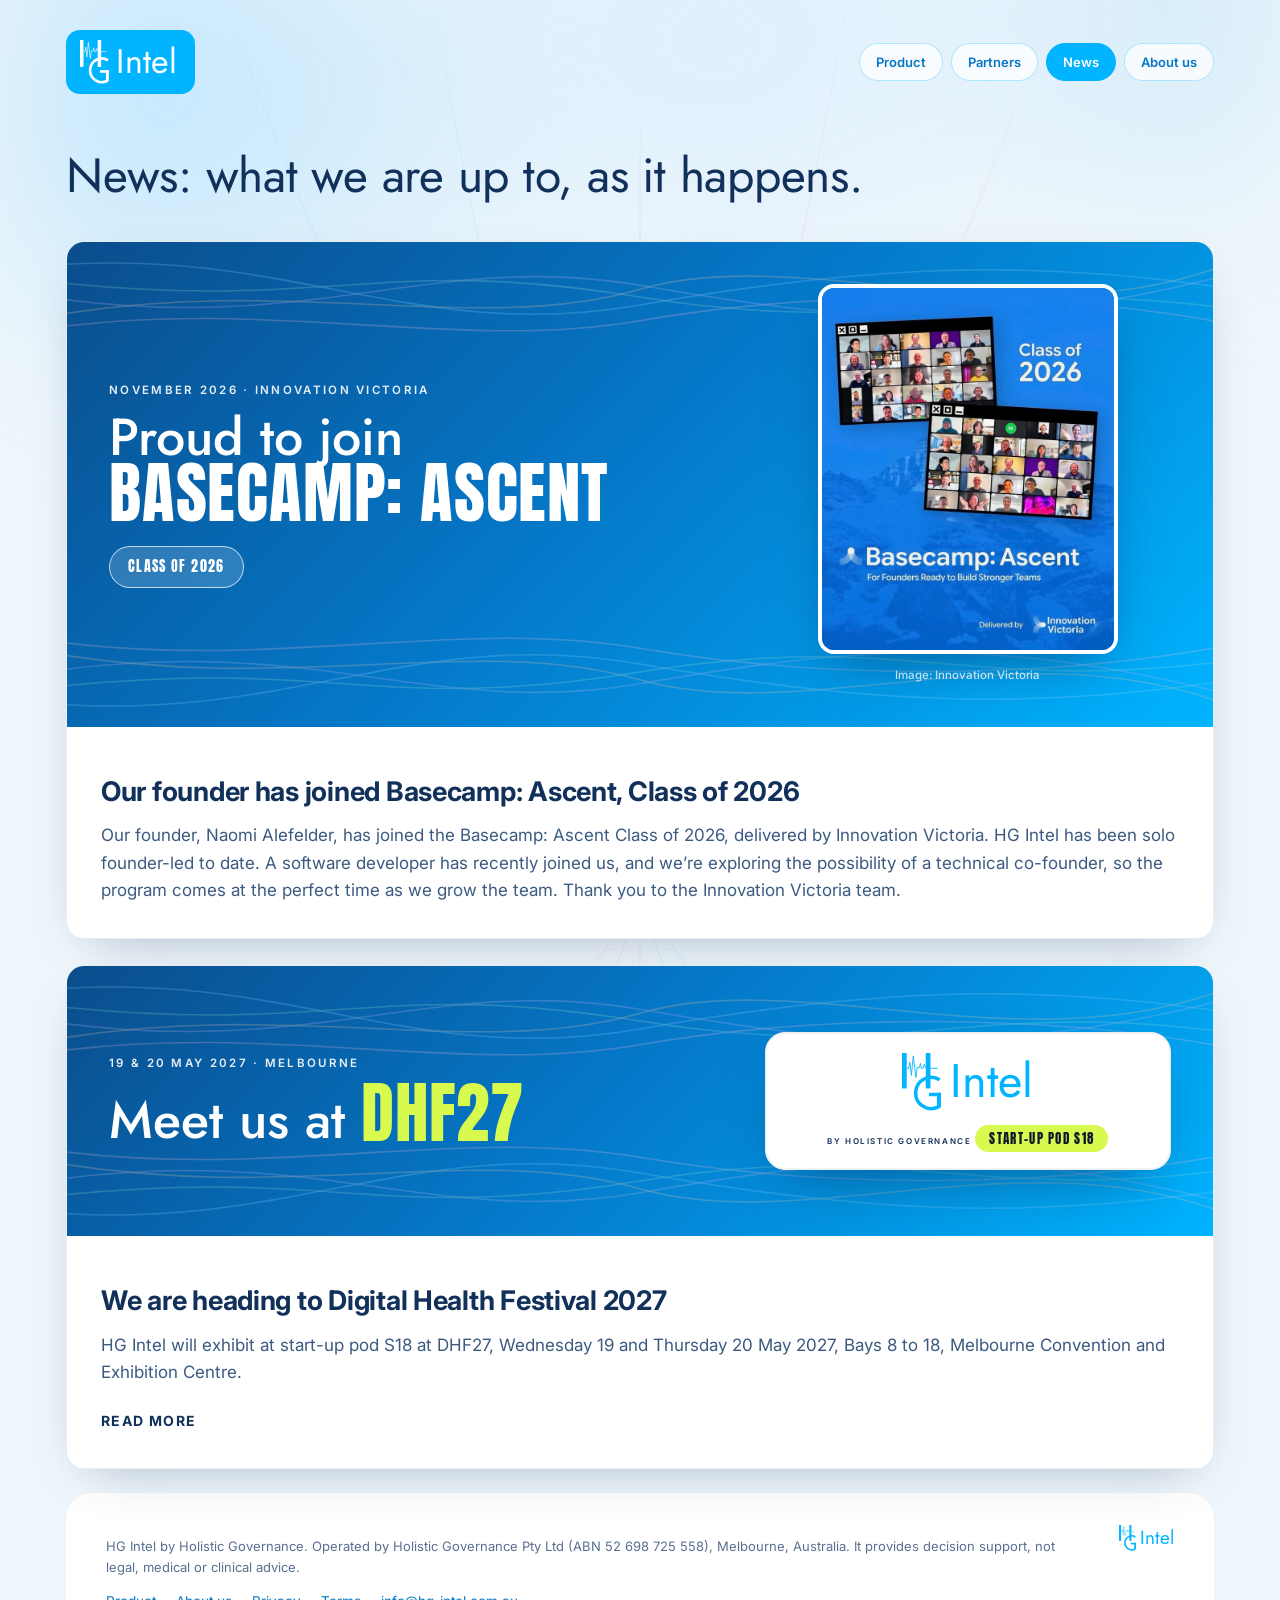
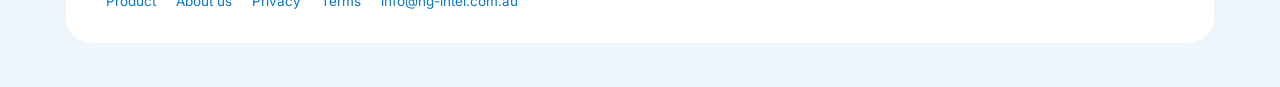
<file: news.html>
<!DOCTYPE html>
<html lang="en-AU">
<head>
<meta charset="UTF-8" />
<meta name="viewport" content="width=device-width, initial-scale=1.0" />
<title>News | HG Intel</title>
<meta name="description" content="News from HG Intel, including where to meet us at Digital Health Festival 2027." />
<link rel="canonical" href="https://hg-intel.com.au/news.html" />
<meta property="og:type" content="website" />
<meta property="og:site_name" content="HG Intel" />
<meta property="og:title" content="News | HG Intel" />
<meta property="og:description" content="News from HG Intel, including where to meet us at Digital Health Festival 2027." />
<meta property="og:url" content="https://hg-intel.com.au/news.html" />
<meta property="og:image" content="https://hg-intel.com.au/og-image.jpg" />
<meta property="og:image:width" content="1200" />
<meta property="og:image:height" content="630" />
<meta property="og:image:alt" content="HG Intel: every regulatory change that matters, found, reviewed and mapped." />
<meta name="twitter:card" content="summary_large_image" />
<meta name="theme-color" content="#0577C7" />
<link rel="apple-touch-icon" href="apple-touch-icon.png" />
<link rel="icon" href="favicon.ico" sizes="48x48" />
<link rel="icon" type="image/png" sizes="96x96" href="favicon-96.png" />
<link rel="icon" type="image/png" sizes="192x192" href="favicon-192.png" />
<link rel="icon" type="image/svg+xml" href="favicon.svg" />
<link rel="preconnect" href="https://fonts.googleapis.com" />
<link rel="preconnect" href="https://fonts.gstatic.com" crossorigin />
<link href="https://fonts.googleapis.com/css2?family=Anton&family=Jost:wght@400;500;600&family=Inter:wght@400;500;600;700&display=swap" rel="stylesheet" />
<link rel="stylesheet" href="styles.css?v=202611162023" />
<style>
  .newscard .shot .photo{display:block;width:100%;max-width:300px;margin:0 auto;border:4px solid #fff;border-radius:16px;
    box-shadow:0 20px 50px -20px rgba(10,40,80,.6)}
  .newscard--white .shot .meet em{color:#fff}
  .newscard--white .shot .zone{background:rgba(255,255,255,.16);border-color:rgba(255,255,255,.7);color:#fff}
</style>
</head>
<body id="top">
<a class="skip" href="#main">Skip to content</a>
<div class="bg" aria-hidden="true"><svg viewBox="0 0 1000 1000" preserveAspectRatio="none" fill="none" stroke-width="1.4">
<path class="w" d="M 164 -40 C 248 250, 392 560, 500 780 C 608 980, 752 1000, 836 1060" stroke="url(#vd0)" vector-effect="non-scaling-stroke"/>
<path class="w" d="M 332 -40 C 374 250, 446 560, 500 780 C 554 980, 626 1000, 668 1060" stroke="url(#vd1)" vector-effect="non-scaling-stroke"/>
<path class="w" d="M 500 -40 C 500 250, 500 560, 500 780 C 500 980, 500 1000, 500 1060" stroke="url(#vd2)" vector-effect="non-scaling-stroke"/>
<path class="w" d="M 668 -40 C 626 250, 554 560, 500 780 C 446 980, 374 1000, 332 1060" stroke="url(#vd3)" vector-effect="non-scaling-stroke"/>
<path class="w" d="M 836 -40 C 752 250, 608 560, 500 780 C 392 980, 248 1000, 164 1060" stroke="url(#vd4)" vector-effect="non-scaling-stroke"/>
<defs>
<linearGradient id="vd0" x1="0" y1="0" x2="0" y2="1000" gradientUnits="userSpaceOnUse"><stop stop-color="#00B4FF" stop-opacity="0.04"/><stop offset="0.5" stop-color="#00B4FF" stop-opacity="0.4"/><stop offset="1" stop-color="#00B4FF" stop-opacity="0.04"/></linearGradient>
<linearGradient id="vd1" x1="0" y1="0" x2="0" y2="1000" gradientUnits="userSpaceOnUse"><stop stop-color="#10b981" stop-opacity="0.04"/><stop offset="0.5" stop-color="#10b981" stop-opacity="0.4"/><stop offset="1" stop-color="#10b981" stop-opacity="0.04"/></linearGradient>
<linearGradient id="vd2" x1="0" y1="0" x2="0" y2="1000" gradientUnits="userSpaceOnUse"><stop stop-color="#8b5cf6" stop-opacity="0.04"/><stop offset="0.5" stop-color="#8b5cf6" stop-opacity="0.4"/><stop offset="1" stop-color="#8b5cf6" stop-opacity="0.04"/></linearGradient>
<linearGradient id="vd3" x1="0" y1="0" x2="0" y2="1000" gradientUnits="userSpaceOnUse"><stop stop-color="#ec4899" stop-opacity="0.04"/><stop offset="0.5" stop-color="#ec4899" stop-opacity="0.4"/><stop offset="1" stop-color="#ec4899" stop-opacity="0.04"/></linearGradient>
<linearGradient id="vd4" x1="0" y1="0" x2="0" y2="1000" gradientUnits="userSpaceOnUse"><stop stop-color="#f97316" stop-opacity="0.04"/><stop offset="0.5" stop-color="#f97316" stop-opacity="0.4"/><stop offset="1" stop-color="#f97316" stop-opacity="0.04"/></linearGradient>
</defs>
</svg></div>
<div class="hero">
<div class="glow" aria-hidden="true"></div>
<div class="wrap">
<header class="topbar">
<a class="brand" href="/">
<span class="wordmark"><img class="mark" src="hg-mark-white.svg" alt="HG" /><span class="product">Intel</span></span>
</a>
<nav class="topnav">
<a href="/">Product</a>
<a href="/#partners">Partners</a>
<a href="news.html" class="here">News</a>
<a href="about.html">About us</a>
</nav>
</header>
</div>
</div>

<div class="wrap">
<main id="main">
<h1 style="margin-top:56px;font-size:clamp(30px,4.4vw,48px);max-width:none">News: what we are up to, as it happens.</h1>

<div class="newsgrid">

<article class="newscard newscard--white">
<div class="shot">
<svg class="bsvg top" viewBox="0 0 1120 150" preserveAspectRatio="none" fill="none" aria-hidden="true">
<path d="M-20 30 C 220 5, 340 130, 560 80 S 940 20, 1140 60" stroke="#8FD6FF" stroke-opacity=".55" stroke-width="2"/>
<path d="M-20 70 C 240 120, 360 10, 560 55 S 900 120, 1140 40" stroke="#C9B6F2" stroke-opacity=".55" stroke-width="2"/>
<path d="M-20 110 C 200 70, 380 140, 560 100 S 960 60, 1140 105" stroke="#F6BBD9" stroke-opacity=".55" stroke-width="2"/>
<path d="M-20 50 C 260 90, 300 15, 560 70 S 880 40, 1140 85" stroke="#9DE3CB" stroke-opacity=".55" stroke-width="2"/>
<path d="M-20 95 C 220 40, 400 120, 560 60 S 940 130, 1140 25" stroke="#F9CBA0" stroke-opacity=".55" stroke-width="2"/>
</svg>
<svg class="bsvg bot" viewBox="0 0 1120 150" preserveAspectRatio="none" fill="none" aria-hidden="true">
<path d="M-20 30 C 220 5, 340 130, 560 80 S 940 20, 1140 60" stroke="#8FD6FF" stroke-opacity=".55" stroke-width="2"/>
<path d="M-20 70 C 240 120, 360 10, 560 55 S 900 120, 1140 40" stroke="#C9B6F2" stroke-opacity=".55" stroke-width="2"/>
<path d="M-20 110 C 200 70, 380 140, 560 100 S 960 60, 1140 105" stroke="#F6BBD9" stroke-opacity=".55" stroke-width="2"/>
<path d="M-20 50 C 260 90, 300 15, 560 70 S 880 40, 1140 85" stroke="#9DE3CB" stroke-opacity=".55" stroke-width="2"/>
<path d="M-20 95 C 220 40, 400 120, 560 60 S 940 130, 1140 25" stroke="#F9CBA0" stroke-opacity=".55" stroke-width="2"/>
</svg>
<div class="bl">
<p class="when">November 2026 &middot; Innovation Victoria</p>
<p class="meet">Proud to join <em>Basecamp: Ascent</em></p>
<span class="zone">Class of 2026</span>
</div>
<div class="br">
<img class="photo" src="basecamp-ascent-class-2026.jpg" alt="Basecamp: Ascent Class of 2026 cohort on video calls, delivered by Innovation Victoria" loading="lazy" />
<p class="stand"><small>Image: Innovation Victoria</small></p>
</div>
</div>
<div class="body">
<h2>Our founder has joined Basecamp: Ascent, Class of 2026</h2>
<p class="dek">Our founder, Naomi Alefelder, has joined the Basecamp: Ascent Class of 2026, delivered by Innovation Victoria. HG Intel has been solo founder-led to date. A software developer has recently joined us, and we&rsquo;re exploring the possibility of a technical co-founder, so the program comes at the perfect time as we grow the team. Thank you to the Innovation Victoria team.</p>
</div>
</article>

<article class="newscard">
<div class="shot">
<svg class="bsvg top" viewBox="0 0 1120 150" preserveAspectRatio="none" fill="none" aria-hidden="true">
<path d="M-20 30 C 220 5, 340 130, 560 80 S 940 20, 1140 60" stroke="#8FD6FF" stroke-opacity=".55" stroke-width="2"/>
<path d="M-20 70 C 240 120, 360 10, 560 55 S 900 120, 1140 40" stroke="#C9B6F2" stroke-opacity=".55" stroke-width="2"/>
<path d="M-20 110 C 200 70, 380 140, 560 100 S 960 60, 1140 105" stroke="#F6BBD9" stroke-opacity=".55" stroke-width="2"/>
<path d="M-20 50 C 260 90, 300 15, 560 70 S 880 40, 1140 85" stroke="#9DE3CB" stroke-opacity=".55" stroke-width="2"/>
<path d="M-20 95 C 220 40, 400 120, 560 60 S 940 130, 1140 25" stroke="#F9CBA0" stroke-opacity=".55" stroke-width="2"/>
</svg>
<svg class="bsvg bot" viewBox="0 0 1120 150" preserveAspectRatio="none" fill="none" aria-hidden="true">
<path d="M-20 30 C 220 5, 340 130, 560 80 S 940 20, 1140 60" stroke="#8FD6FF" stroke-opacity=".55" stroke-width="2"/>
<path d="M-20 70 C 240 120, 360 10, 560 55 S 900 120, 1140 40" stroke="#C9B6F2" stroke-opacity=".55" stroke-width="2"/>
<path d="M-20 110 C 200 70, 380 140, 560 100 S 960 60, 1140 105" stroke="#F6BBD9" stroke-opacity=".55" stroke-width="2"/>
<path d="M-20 50 C 260 90, 300 15, 560 70 S 880 40, 1140 85" stroke="#9DE3CB" stroke-opacity=".55" stroke-width="2"/>
<path d="M-20 95 C 220 40, 400 120, 560 60 S 940 130, 1140 25" stroke="#F9CBA0" stroke-opacity=".55" stroke-width="2"/>
</svg>
<div class="bl">
<p class="when">19 &amp; 20 May 2027 &middot; Melbourne</p>
<p class="meet">Meet us at <em>DHF27</em></p>
</div>
<div class="br">
<div class="card">
<span class="lk"><img src="hg-mark.svg" alt="" /><b>Intel</b></span>
<span class="sub">by Holistic Governance</span>
<span class="pod">Start-up pod S18</span>
</div>
</div>
</div>
<div class="body">
<h2>We are heading to Digital Health Festival 2027</h2>
<p class="dek">HG Intel will exhibit at start-up pod S18 at DHF27, Wednesday 19 and Thursday 20 May 2027, Bays 8 to 18, Melbourne Convention and Exhibition Centre.</p>
<a class="more" href="news-dhf27.html" aria-label="Read more: We are heading to Digital Health Festival 2027">Read more</a>
</div>
</article>

</div>
</main>
<footer>
<span class="disclaimer">
HG Intel by Holistic Governance. Operated by Holistic Governance Pty Ltd (ABN 52 698 725 558), Melbourne, Australia.
It provides decision support, not legal, medical or clinical advice.
<span class="flinks">
<a href="/">Product</a>
<a href="about.html">About us</a>
<a href="privacy.html">Privacy</a>
<a href="terms.html">Terms</a>
<a href="mailto:info@hg-intel.com.au?subject=HG%20Intel%20enquiry">info@hg-intel.com.au</a>
</span>
</span>
<span class="sig"><img src="hg-mark.svg" alt="HG" /><span>Intel</span></span>
</footer>
</div>
<a class="totop" href="#top" aria-label="Back to top"><svg viewBox="0 0 24 24" width="20" height="20" aria-hidden="true"><path d="M6 15l6-6 6 6" fill="none" stroke="currentColor" stroke-width="2.4" stroke-linecap="round" stroke-linejoin="round"/></svg></a>
<script>
(function(){var b=document.querySelector('.totop');if(!b)return;
function t(){b.classList.toggle('show',window.scrollY>600)}
window.addEventListener('scroll',t,{passive:true});t();
b.addEventListener('click',function(e){e.preventDefault();window.scrollTo({top:0,behavior:'smooth'})});})();
</script>
</body>
</html>
</file>
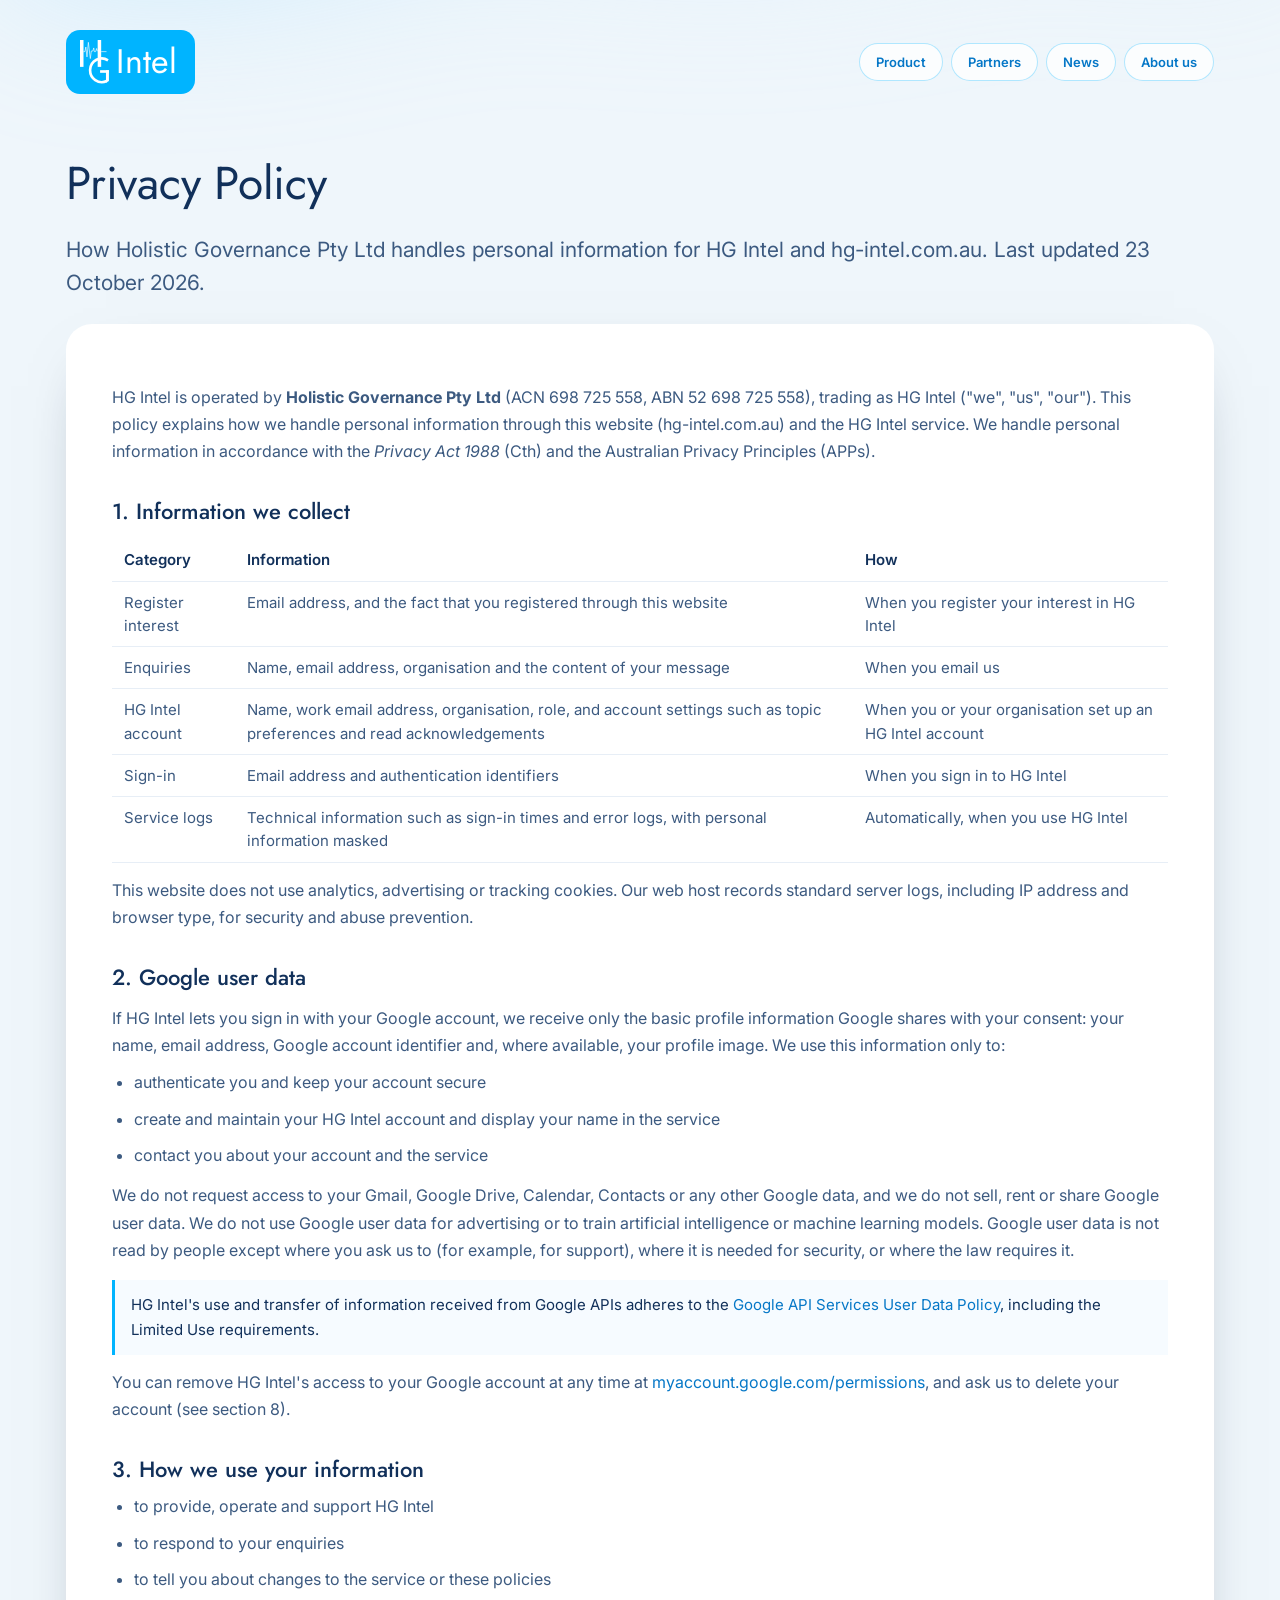
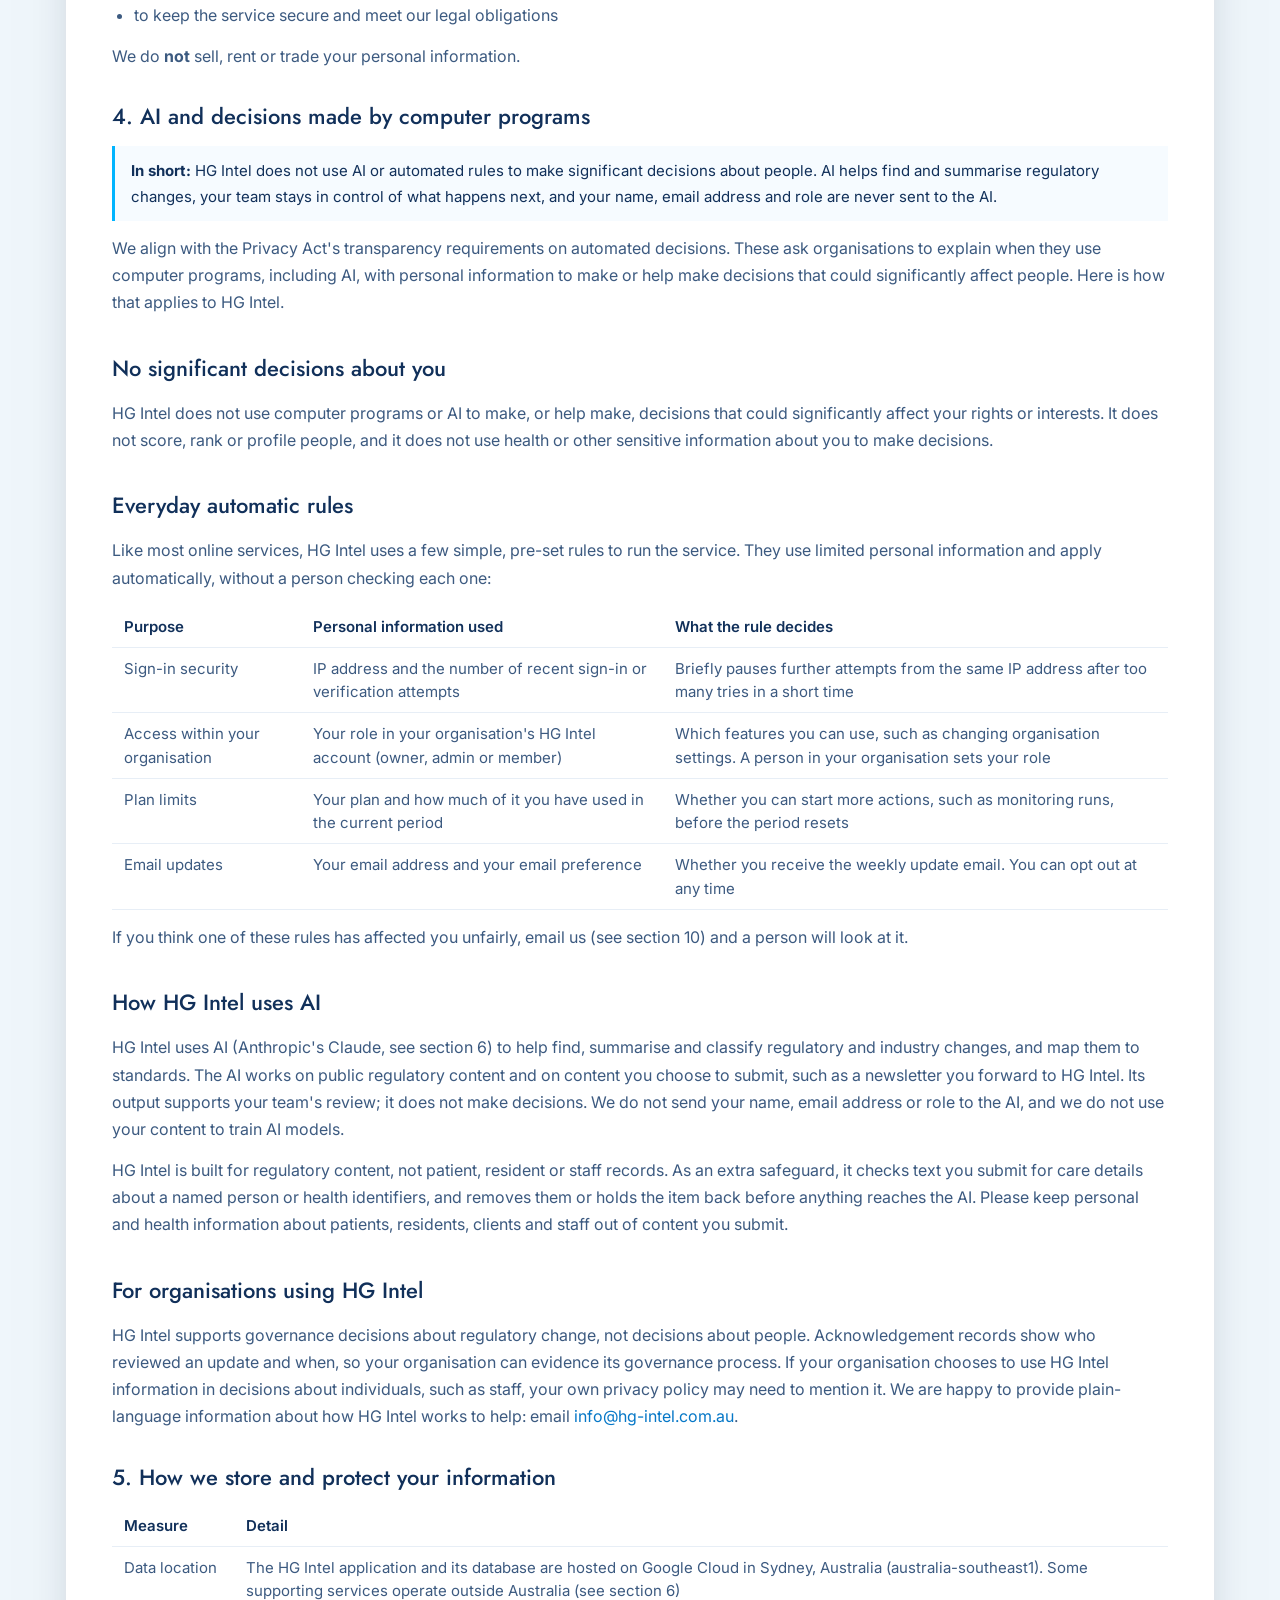
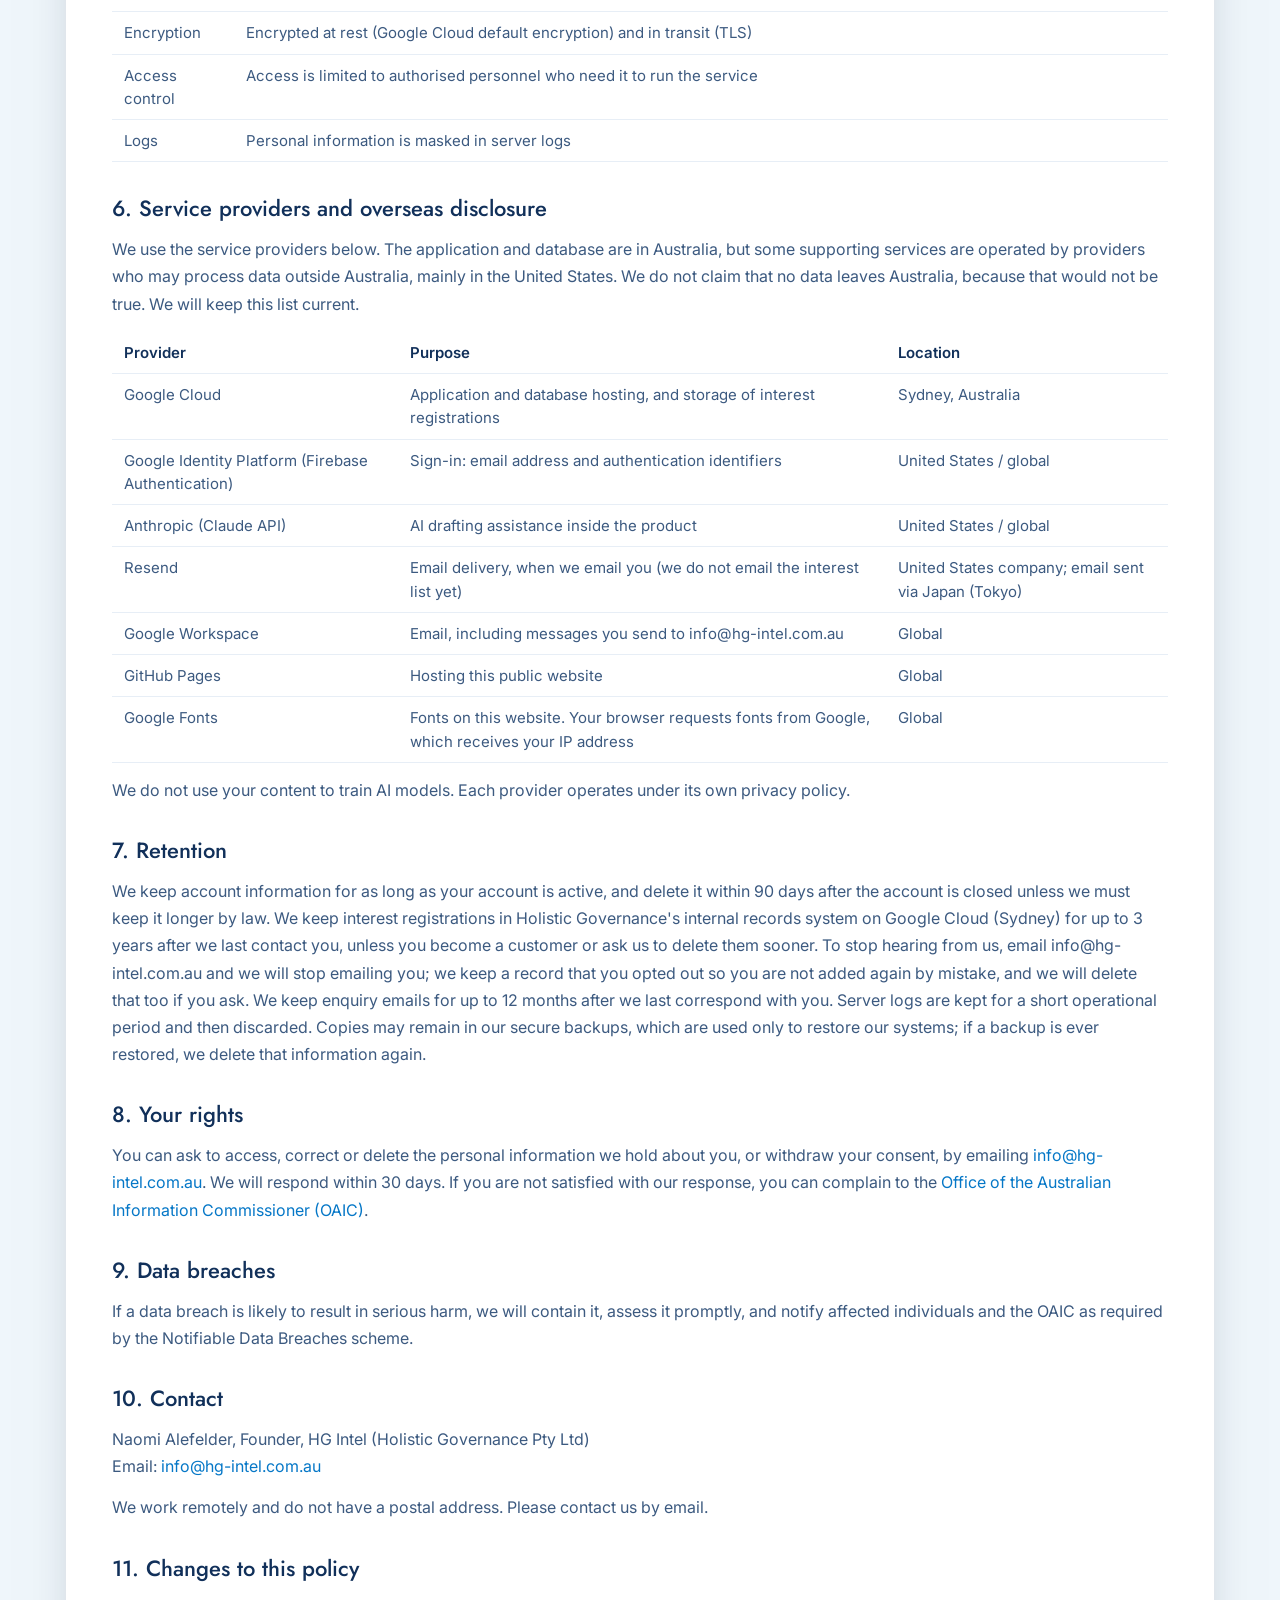
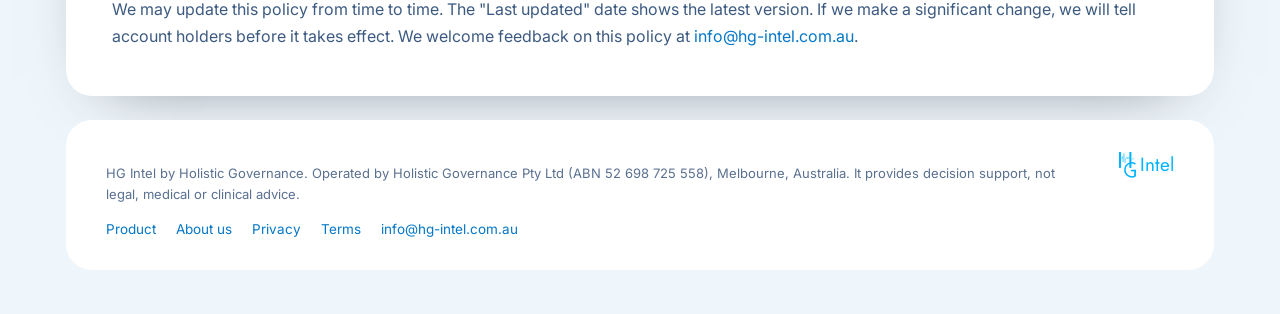
<file: privacy.html>
<!DOCTYPE html>
<html lang="en-AU">
<head>
<meta charset="UTF-8" />
<meta name="viewport" content="width=device-width, initial-scale=1.0" />
<title>Privacy Policy | HG Intel</title>
<meta name="description" content="How Holistic Governance Pty Ltd collects, uses and protects personal information for HG Intel." />
<link rel="canonical" href="https://hg-intel.com.au/privacy.html" />
<meta property="og:type" content="website" />
<meta property="og:site_name" content="HG Intel" />
<meta property="og:title" content="Privacy Policy | HG Intel" />
<meta property="og:description" content="How Holistic Governance Pty Ltd collects, uses and protects personal information for HG Intel." />
<meta property="og:url" content="https://hg-intel.com.au/privacy.html" />
<meta property="og:image" content="https://hg-intel.com.au/og-image.jpg" />
<meta property="og:image:width" content="1200" />
<meta property="og:image:height" content="630" />
<meta property="og:image:alt" content="HG Intel: every regulatory change that matters, found, reviewed and mapped." />
<meta name="twitter:card" content="summary_large_image" />
<meta name="theme-color" content="#0577C7" />
<link rel="apple-touch-icon" href="apple-touch-icon.png" />
<meta name="robots" content="index,follow" />
<link rel="icon" href="favicon.ico" sizes="48x48" />
<link rel="icon" type="image/png" sizes="96x96" href="favicon-96.png" />
<link rel="icon" type="image/png" sizes="192x192" href="favicon-192.png" />
<link rel="icon" type="image/svg+xml" href="favicon.svg" />
<link rel="preconnect" href="https://fonts.googleapis.com" />
<link rel="preconnect" href="https://fonts.gstatic.com" crossorigin />
<link href="https://fonts.googleapis.com/css2?family=Jost:wght@400;500;600&family=Inter:wght@400;500;600;700&display=swap" rel="stylesheet" />
<link rel="stylesheet" href="styles.css?v=202611162023" />
</head>
<body id="top">
<a class="skip" href="#main">Skip to content</a>
<div class="hero">
<div class="glow" aria-hidden="true" style="height:380px;top:-280px"></div>
<div class="wrap">
<header class="topbar">
<a class="brand" href="/">
<span class="wordmark"><img class="mark" src="hg-mark-white.svg" alt="HG" /><span class="product">Intel</span></span>
</a>
<nav class="topnav">
<a href="/">Product</a>
<a href="/#partners">Partners</a>
<a href="news.html">News</a>
<a href="about.html">About us</a>
</nav>
</header>
<main id="main">
<h1 style="margin-top:64px">Privacy Policy</h1>
<p class="lead">How Holistic Governance Pty Ltd handles personal information for HG Intel and hg-intel.com.au. Last updated 23 October 2026.</p>
</main>
</div>
</div>

<div class="wrap">
<section>
<div class="prose">
<p>HG Intel is operated by <strong>Holistic Governance Pty Ltd</strong> (ACN 698 725 558, ABN 52 698 725 558), trading as HG Intel ("we", "us", "our"). This policy explains how we handle personal information through this website (hg-intel.com.au) and the HG Intel service. We handle personal information in accordance with the <em>Privacy Act 1988</em> (Cth) and the Australian Privacy Principles (APPs).</p>

<h2>1. Information we collect</h2>
<div class="table"><table>
<tr><th scope="col">Category</th><th scope="col">Information</th><th scope="col">How</th></tr>
<tr><td>Register interest</td><td>Email address, and the fact that you registered through this website</td><td>When you register your interest in HG Intel</td></tr>
<tr><td>Enquiries</td><td>Name, email address, organisation and the content of your message</td><td>When you email us</td></tr>
<tr><td>HG Intel account</td><td>Name, work email address, organisation, role, and account settings such as topic preferences and read acknowledgements</td><td>When you or your organisation set up an HG Intel account</td></tr>
<tr><td>Sign-in</td><td>Email address and authentication identifiers</td><td>When you sign in to HG Intel</td></tr>
<tr><td>Service logs</td><td>Technical information such as sign-in times and error logs, with personal information masked</td><td>Automatically, when you use HG Intel</td></tr>
</table></div>
<p>This website does not use analytics, advertising or tracking cookies. Our web host records standard server logs, including IP address and browser type, for security and abuse prevention.</p>

<h2>2. Google user data</h2>
<p>If HG Intel lets you sign in with your Google account, we receive only the basic profile information Google shares with your consent: your name, email address, Google account identifier and, where available, your profile image. We use this information only to:</p>
<ul>
<li>authenticate you and keep your account secure</li>
<li>create and maintain your HG Intel account and display your name in the service</li>
<li>contact you about your account and the service</li>
</ul>
<p>We do not request access to your Gmail, Google Drive, Calendar, Contacts or any other Google data, and we do not sell, rent or share Google user data. We do not use Google user data for advertising or to train artificial intelligence or machine learning models. Google user data is not read by people except where you ask us to (for example, for support), where it is needed for security, or where the law requires it.</p>
<p class="note">HG Intel's use and transfer of information received from Google APIs adheres to the <a href="https://developers.google.com/terms/api-services-user-data-policy">Google API Services User Data Policy</a>, including the Limited Use requirements.</p>
<p>You can remove HG Intel's access to your Google account at any time at <a href="https://myaccount.google.com/permissions">myaccount.google.com/permissions</a>, and ask us to delete your account (see section 8).</p>

<h2>3. How we use your information</h2>
<ul>
<li>to provide, operate and support HG Intel</li>
<li>to respond to your enquiries</li>
<li>to tell you about changes to the service or these policies</li>
<li>to keep the service secure and meet our legal obligations</li>
</ul>
<p>We do <strong>not</strong> sell, rent or trade your personal information.</p>

<h2>4. AI and decisions made by computer programs</h2>
<p class="note"><strong>In short:</strong> HG Intel does not use AI or automated rules to make significant decisions about people. AI helps find and summarise regulatory changes, your team stays in control of what happens next, and your name, email address and role are never sent to the AI.</p>
<p>We align with the Privacy Act's transparency requirements on automated decisions. These ask organisations to explain when they use computer programs, including AI, with personal information to make or help make decisions that could significantly affect people. Here is how that applies to HG Intel.</p>

<h3>No significant decisions about you</h3>
<p>HG Intel does not use computer programs or AI to make, or help make, decisions that could significantly affect your rights or interests. It does not score, rank or profile people, and it does not use health or other sensitive information about you to make decisions.</p>

<h3>Everyday automatic rules</h3>
<p>Like most online services, HG Intel uses a few simple, pre-set rules to run the service. They use limited personal information and apply automatically, without a person checking each one:</p>
<div class="table"><table>
<tr><th scope="col">Purpose</th><th scope="col">Personal information used</th><th scope="col">What the rule decides</th></tr>
<tr><td>Sign-in security</td><td>IP address and the number of recent sign-in or verification attempts</td><td>Briefly pauses further attempts from the same IP address after too many tries in a short time</td></tr>
<tr><td>Access within your organisation</td><td>Your role in your organisation's HG Intel account (owner, admin or member)</td><td>Which features you can use, such as changing organisation settings. A person in your organisation sets your role</td></tr>
<tr><td>Plan limits</td><td>Your plan and how much of it you have used in the current period</td><td>Whether you can start more actions, such as monitoring runs, before the period resets</td></tr>
<tr><td>Email updates</td><td>Your email address and your email preference</td><td>Whether you receive the weekly update email. You can opt out at any time</td></tr>
</table></div>
<p>If you think one of these rules has affected you unfairly, email us (see section 10) and a person will look at it.</p>

<h3>How HG Intel uses AI</h3>
<p>HG Intel uses AI (Anthropic's Claude, see section 6) to help find, summarise and classify regulatory and industry changes, and map them to standards. The AI works on public regulatory content and on content you choose to submit, such as a newsletter you forward to HG Intel. Its output supports your team's review; it does not make decisions. We do not send your name, email address or role to the AI, and we do not use your content to train AI models.</p>
<p>HG Intel is built for regulatory content, not patient, resident or staff records. As an extra safeguard, it checks text you submit for care details about a named person or health identifiers, and removes them or holds the item back before anything reaches the AI. Please keep personal and health information about patients, residents, clients and staff out of content you submit.</p>

<h3>For organisations using HG Intel</h3>
<p>HG Intel supports governance decisions about regulatory change, not decisions about people. Acknowledgement records show who reviewed an update and when, so your organisation can evidence its governance process. If your organisation chooses to use HG Intel information in decisions about individuals, such as staff, your own privacy policy may need to mention it. We are happy to provide plain-language information about how HG Intel works to help: email <a href="mailto:info@hg-intel.com.au">info@hg-intel.com.au</a>.</p>

<h2>5. How we store and protect your information</h2>
<div class="table"><table>
<tr><th scope="col">Measure</th><th scope="col">Detail</th></tr>
<tr><td>Data location</td><td>The HG Intel application and its database are hosted on Google Cloud in Sydney, Australia (australia-southeast1). Some supporting services operate outside Australia (see section 6)</td></tr>
<tr><td>Encryption</td><td>Encrypted at rest (Google Cloud default encryption) and in transit (TLS)</td></tr>
<tr><td>Access control</td><td>Access is limited to authorised personnel who need it to run the service</td></tr>
<tr><td>Logs</td><td>Personal information is masked in server logs</td></tr>
</table></div>

<h2>6. Service providers and overseas disclosure</h2>
<p>We use the service providers below. The application and database are in Australia, but some supporting services are operated by providers who may process data outside Australia, mainly in the United States. We do not claim that no data leaves Australia, because that would not be true. We will keep this list current.</p>
<div class="table"><table>
<tr><th scope="col">Provider</th><th scope="col">Purpose</th><th scope="col">Location</th></tr>
<tr><td>Google Cloud</td><td>Application and database hosting, and storage of interest registrations</td><td>Sydney, Australia</td></tr>
<tr><td>Google Identity Platform (Firebase Authentication)</td><td>Sign-in: email address and authentication identifiers</td><td>United States / global</td></tr>
<tr><td>Anthropic (Claude API)</td><td>AI drafting assistance inside the product</td><td>United States / global</td></tr>
<tr><td>Resend</td><td>Email delivery, when we email you (we do not email the interest list yet)</td><td>United States company; email sent via Japan (Tokyo)</td></tr>
<tr><td>Google Workspace</td><td>Email, including messages you send to info@hg-intel.com.au</td><td>Global</td></tr>
<tr><td>GitHub Pages</td><td>Hosting this public website</td><td>Global</td></tr>
<tr><td>Google Fonts</td><td>Fonts on this website. Your browser requests fonts from Google, which receives your IP address</td><td>Global</td></tr>
</table></div>
<p>We do not use your content to train AI models. Each provider operates under its own privacy policy.</p>

<h2>7. Retention</h2>
<p>We keep account information for as long as your account is active, and delete it within 90 days after the account is closed unless we must keep it longer by law. We keep interest registrations in Holistic Governance's internal records system on Google Cloud (Sydney) for up to 3 years after we last contact you, unless you become a customer or ask us to delete them sooner. To stop hearing from us, email info@hg-intel.com.au and we will stop emailing you; we keep a record that you opted out so you are not added again by mistake, and we will delete that too if you ask. We keep enquiry emails for up to 12 months after we last correspond with you. Server logs are kept for a short operational period and then discarded. Copies may remain in our secure backups, which are used only to restore our systems; if a backup is ever restored, we delete that information again.</p>

<h2>8. Your rights</h2>
<p>You can ask to access, correct or delete the personal information we hold about you, or withdraw your consent, by emailing <a href="mailto:info@hg-intel.com.au">info@hg-intel.com.au</a>. We will respond within 30 days. If you are not satisfied with our response, you can complain to the <a href="https://www.oaic.gov.au/">Office of the Australian Information Commissioner (OAIC)</a>.</p>

<h2>9. Data breaches</h2>
<p>If a data breach is likely to result in serious harm, we will contain it, assess it promptly, and notify affected individuals and the OAIC as required by the Notifiable Data Breaches scheme.</p>

<h2>10. Contact</h2>
<p>Naomi Alefelder, Founder, HG Intel (Holistic Governance Pty Ltd)<br />
Email: <a href="mailto:info@hg-intel.com.au">info@hg-intel.com.au</a></p>
<p>We work remotely and do not have a postal address. Please contact us by email.</p>

<h2>11. Changes to this policy</h2>
<p>We may update this policy from time to time. The "Last updated" date shows the latest version. If we make a significant change, we will tell account holders before it takes effect. We welcome feedback on this policy at <a href="mailto:info@hg-intel.com.au">info@hg-intel.com.au</a>.</p>

</div>
</section>

<footer>
<span class="disclaimer">
HG Intel by Holistic Governance. Operated by Holistic Governance Pty Ltd (ABN 52 698 725 558), Melbourne, Australia.
It provides decision support, not legal, medical or clinical advice.
<span class="flinks">
<a href="/">Product</a>
<a href="about.html">About us</a>
<a href="privacy.html">Privacy</a>
<a href="terms.html">Terms</a>
<a href="mailto:info@hg-intel.com.au?subject=HG%20Intel%20enquiry">info@hg-intel.com.au</a>
</span>
</span>
<span class="sig"><img src="hg-mark.svg" alt="HG" /><span>Intel</span></span>
</footer>
</div>
<a class="totop" href="#top" aria-label="Back to top"><svg viewBox="0 0 24 24" width="20" height="20" aria-hidden="true"><path d="M6 15l6-6 6 6" fill="none" stroke="currentColor" stroke-width="2.4" stroke-linecap="round" stroke-linejoin="round"/></svg></a>
<script>
(function(){var b=document.querySelector('.totop');if(!b)return;
function t(){b.classList.toggle('show',window.scrollY>600)}
window.addEventListener('scroll',t,{passive:true});t();
b.addEventListener('click',function(e){e.preventDefault();window.scrollTo({top:0,behavior:'smooth'})});})();
</script>
</body>
</html>
</file>
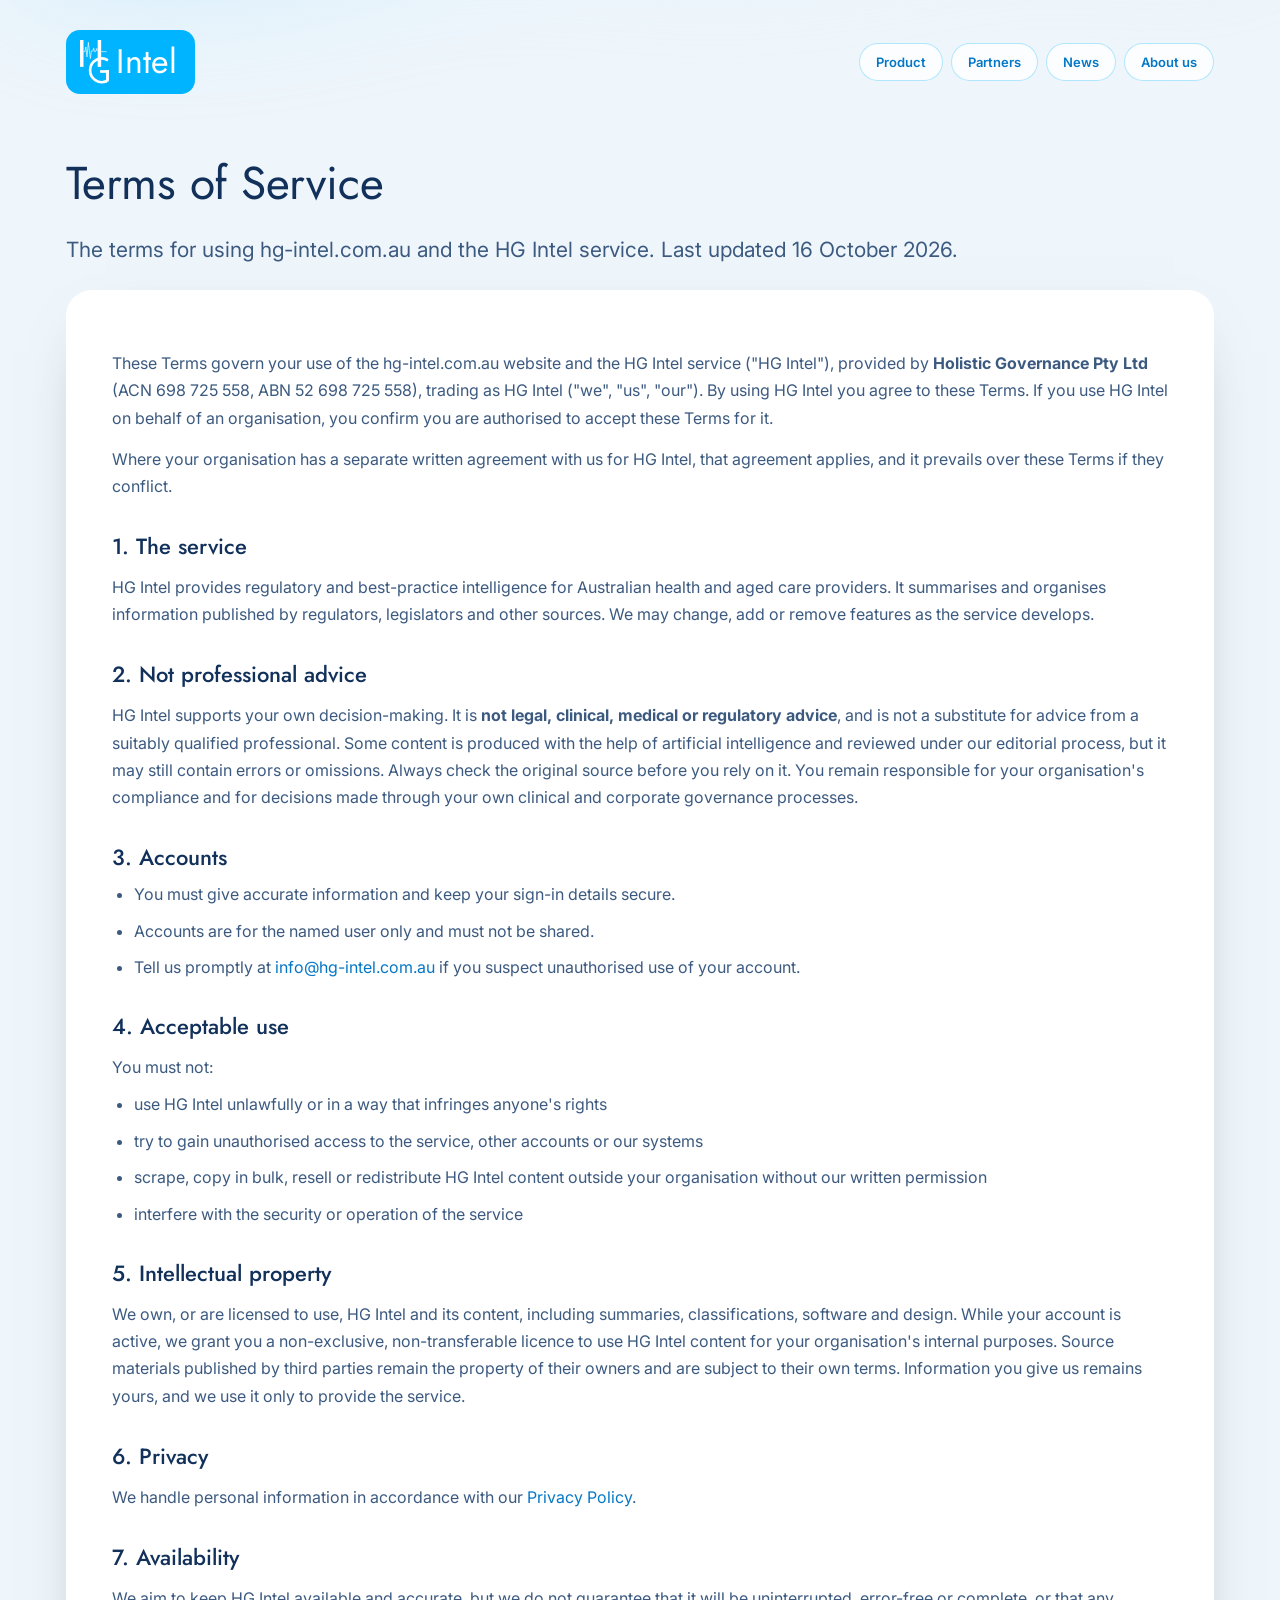
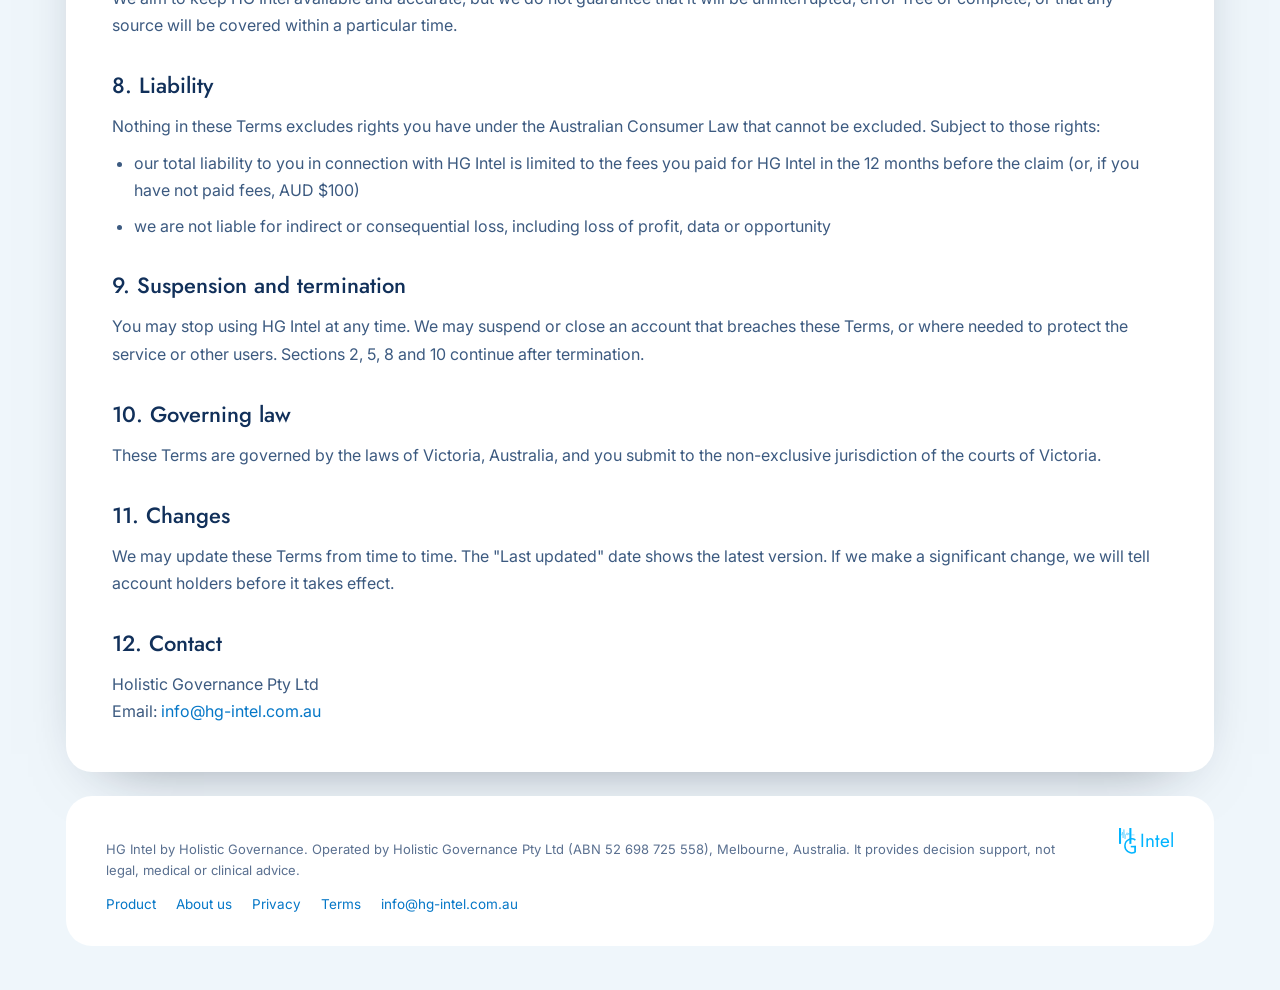
<file: terms.html>
<!DOCTYPE html>
<html lang="en-AU">
<head>
<meta charset="UTF-8" />
<meta name="viewport" content="width=device-width, initial-scale=1.0" />
<title>Terms of Service | HG Intel</title>
<meta name="description" content="Terms of Service for the HG Intel website and service, provided by Holistic Governance Pty Ltd." />
<link rel="canonical" href="https://hg-intel.com.au/terms.html" />
<meta property="og:type" content="website" />
<meta property="og:site_name" content="HG Intel" />
<meta property="og:title" content="Terms of Service | HG Intel" />
<meta property="og:description" content="Terms of Service for the HG Intel website and service, provided by Holistic Governance Pty Ltd." />
<meta property="og:url" content="https://hg-intel.com.au/terms.html" />
<meta property="og:image" content="https://hg-intel.com.au/og-image.jpg" />
<meta property="og:image:width" content="1200" />
<meta property="og:image:height" content="630" />
<meta property="og:image:alt" content="HG Intel: every regulatory change that matters, found, reviewed and mapped." />
<meta name="twitter:card" content="summary_large_image" />
<meta name="theme-color" content="#0577C7" />
<link rel="apple-touch-icon" href="apple-touch-icon.png" />
<meta name="robots" content="index,follow" />
<link rel="icon" href="favicon.ico" sizes="48x48" />
<link rel="icon" type="image/png" sizes="96x96" href="favicon-96.png" />
<link rel="icon" type="image/png" sizes="192x192" href="favicon-192.png" />
<link rel="icon" type="image/svg+xml" href="favicon.svg" />
<link rel="preconnect" href="https://fonts.googleapis.com" />
<link rel="preconnect" href="https://fonts.gstatic.com" crossorigin />
<link href="https://fonts.googleapis.com/css2?family=Jost:wght@400;500;600&family=Inter:wght@400;500;600;700&display=swap" rel="stylesheet" />
<link rel="stylesheet" href="styles.css?v=202611162023" />
</head>
<body id="top">
<a class="skip" href="#main">Skip to content</a>
<div class="hero">
<div class="glow" aria-hidden="true" style="height:380px;top:-280px"></div>
<div class="wrap">
<header class="topbar">
<a class="brand" href="/">
<span class="wordmark"><img class="mark" src="hg-mark-white.svg" alt="HG" /><span class="product">Intel</span></span>
</a>
<nav class="topnav">
<a href="/">Product</a>
<a href="/#partners">Partners</a>
<a href="news.html">News</a>
<a href="about.html">About us</a>
</nav>
</header>
<main id="main">
<h1 style="margin-top:64px">Terms of Service</h1>
<p class="lead">The terms for using hg-intel.com.au and the HG Intel service. Last updated 16 October 2026.</p>
</main>
</div>
</div>

<div class="wrap">
<section>
<div class="prose">
<p>These Terms govern your use of the hg-intel.com.au website and the HG Intel service ("HG Intel"), provided by <strong>Holistic Governance Pty Ltd</strong> (ACN 698 725 558, ABN 52 698 725 558), trading as HG Intel ("we", "us", "our"). By using HG Intel you agree to these Terms. If you use HG Intel on behalf of an organisation, you confirm you are authorised to accept these Terms for it.</p>
<p>Where your organisation has a separate written agreement with us for HG Intel, that agreement applies, and it prevails over these Terms if they conflict.</p>

<h2>1. The service</h2>
<p>HG Intel provides regulatory and best-practice intelligence for Australian health and aged care providers. It summarises and organises information published by regulators, legislators and other sources. We may change, add or remove features as the service develops.</p>

<h2>2. Not professional advice</h2>
<p>HG Intel supports your own decision-making. It is <strong>not legal, clinical, medical or regulatory advice</strong>, and is not a substitute for advice from a suitably qualified professional. Some content is produced with the help of artificial intelligence and reviewed under our editorial process, but it may still contain errors or omissions. Always check the original source before you rely on it. You remain responsible for your organisation's compliance and for decisions made through your own clinical and corporate governance processes.</p>

<h2>3. Accounts</h2>
<ul>
<li>You must give accurate information and keep your sign-in details secure.</li>
<li>Accounts are for the named user only and must not be shared.</li>
<li>Tell us promptly at <a href="mailto:info@hg-intel.com.au">info@hg-intel.com.au</a> if you suspect unauthorised use of your account.</li>
</ul>

<h2>4. Acceptable use</h2>
<p>You must not:</p>
<ul>
<li>use HG Intel unlawfully or in a way that infringes anyone's rights</li>
<li>try to gain unauthorised access to the service, other accounts or our systems</li>
<li>scrape, copy in bulk, resell or redistribute HG Intel content outside your organisation without our written permission</li>
<li>interfere with the security or operation of the service</li>
</ul>

<h2>5. Intellectual property</h2>
<p>We own, or are licensed to use, HG Intel and its content, including summaries, classifications, software and design. While your account is active, we grant you a non-exclusive, non-transferable licence to use HG Intel content for your organisation's internal purposes. Source materials published by third parties remain the property of their owners and are subject to their own terms. Information you give us remains yours, and we use it only to provide the service.</p>

<h2>6. Privacy</h2>
<p>We handle personal information in accordance with our <a href="privacy.html">Privacy Policy</a>.</p>

<h2>7. Availability</h2>
<p>We aim to keep HG Intel available and accurate, but we do not guarantee that it will be uninterrupted, error-free or complete, or that any source will be covered within a particular time.</p>

<h2>8. Liability</h2>
<p>Nothing in these Terms excludes rights you have under the Australian Consumer Law that cannot be excluded. Subject to those rights:</p>
<ul>
<li>our total liability to you in connection with HG Intel is limited to the fees you paid for HG Intel in the 12 months before the claim (or, if you have not paid fees, AUD $100)</li>
<li>we are not liable for indirect or consequential loss, including loss of profit, data or opportunity</li>
</ul>

<h2>9. Suspension and termination</h2>
<p>You may stop using HG Intel at any time. We may suspend or close an account that breaches these Terms, or where needed to protect the service or other users. Sections 2, 5, 8 and 10 continue after termination.</p>

<h2>10. Governing law</h2>
<p>These Terms are governed by the laws of Victoria, Australia, and you submit to the non-exclusive jurisdiction of the courts of Victoria.</p>

<h2>11. Changes</h2>
<p>We may update these Terms from time to time. The "Last updated" date shows the latest version. If we make a significant change, we will tell account holders before it takes effect.</p>

<h2>12. Contact</h2>
<p>Holistic Governance Pty Ltd<br />
Email: <a href="mailto:info@hg-intel.com.au">info@hg-intel.com.au</a></p>

</div>
</section>

<footer>
<span class="disclaimer">
HG Intel by Holistic Governance. Operated by Holistic Governance Pty Ltd (ABN 52 698 725 558), Melbourne, Australia.
It provides decision support, not legal, medical or clinical advice.
<span class="flinks">
<a href="/">Product</a>
<a href="about.html">About us</a>
<a href="privacy.html">Privacy</a>
<a href="terms.html">Terms</a>
<a href="mailto:info@hg-intel.com.au?subject=HG%20Intel%20enquiry">info@hg-intel.com.au</a>
</span>
</span>
<span class="sig"><img src="hg-mark.svg" alt="HG" /><span>Intel</span></span>
</footer>
</div>
<a class="totop" href="#top" aria-label="Back to top"><svg viewBox="0 0 24 24" width="20" height="20" aria-hidden="true"><path d="M6 15l6-6 6 6" fill="none" stroke="currentColor" stroke-width="2.4" stroke-linecap="round" stroke-linejoin="round"/></svg></a>
<script>
(function(){var b=document.querySelector('.totop');if(!b)return;
function t(){b.classList.toggle('show',window.scrollY>600)}
window.addEventListener('scroll',t,{passive:true});t();
b.addEventListener('click',function(e){e.preventDefault();window.scrollTo({top:0,behavior:'smooth'})});})();
</script>
</body>
</html>
</file>
<file: styles.css>
:root{
    --ink:#11305A;          /* deep navy, body + headline ink */
    --bright:#00B4FF;       /* HG Intel blue */
    --cyber:#0577C7;        /* darker accent for links and gradients */
    --accent-text:#0577C7;  /* functional small text */
    --body:#3c5a80;         /* muted navy body */
    --soft:#5a7090;         /* labels */
    --line:#e7eef6;
    --wash:#f6fbff;
    --display:'Jost',-apple-system,'Segoe UI',sans-serif;
    --sans:'Inter',-apple-system,BlinkMacSystemFont,'Segoe UI',Roboto,sans-serif;
  }
  *{box-sizing:border-box;margin:0;padding:0}
  html{-webkit-font-smoothing:antialiased;text-rendering:optimizeLegibility;overflow-x:hidden;scroll-behavior:smooth}
  body{position:relative;font-family:var(--sans);color:var(--ink);background:#fff;line-height:1.6;overflow-x:hidden}
  img{max-width:100%}
  a{color:var(--cyber);text-decoration:none}
  a:hover{text-decoration:underline}

  /* ---- backdrop ---- */
  .glow{position:absolute;left:0;right:0;top:-220px;height:760px;filter:blur(74px);opacity:.5;
    pointer-events:none;z-index:0;
    background:
      radial-gradient(ellipse 52% 62% at 12% 42%,#8fd6ff,transparent 66%),
      radial-gradient(ellipse 52% 58% at 56% 34%,#c8e8ff,transparent 66%),
      radial-gradient(ellipse 40% 52% at 96% 30%,#aeddf7,transparent 66%)}
  /* page-level backdrop: sits behind every section, never on top of a card */
  .bg{position:absolute;top:0;left:0;width:100%;height:1150px;z-index:0;pointer-events:none;overflow:hidden}
  .bg svg{width:100%;height:100%;display:block}
  .bg path.w{stroke-dasharray:2600;stroke-dashoffset:2600;animation:draw 2s cubic-bezier(.4,0,.2,1) forwards}
  .bg path.w:nth-of-type(1){animation-delay:.05s}
  .bg path.w:nth-of-type(2){animation-delay:.2s}
  .bg path.w:nth-of-type(3){animation-delay:.35s}
  .bg path.w:nth-of-type(4){animation-delay:.12s}
  .bg path.w:nth-of-type(5){animation-delay:.28s}
  @keyframes draw{to{stroke-dashoffset:0}}
  @media(prefers-reduced-motion:reduce){ .bg path.w{animation:none;stroke-dashoffset:0} }
  @media(max-width:820px){ .bg{height:1400px} }
  @media(max-width:560px){ .bg{height:1600px} }

  .wrap{position:relative;z-index:1;width:100%;max-width:1180px;margin:0 auto;padding:0 clamp(20px,5vw,56px)}
  .hero{position:relative;z-index:auto}

  /* ---- top bar ---- */
  .topbar{display:flex;align-items:center;justify-content:space-between;gap:14px;flex-wrap:wrap;padding:30px 0 0}
  .brand{display:inline-flex;flex-direction:column;align-items:flex-start;gap:1px;text-decoration:none;
    background:var(--bright);border-radius:14px;padding:10px 18px 10px 14px}
  .brand:hover{text-decoration:none}
  .brand .wordmark{display:flex;align-items:center;gap:7px}
  .brand .mark{height:50px;width:auto;display:block}
  .brand .product{font-family:var(--display);font-weight:400;font-size:40px;line-height:1;
    letter-spacing:.005em;color:#fff}
  .brand .by{font-size:9.5px;font-weight:600;letter-spacing:.16em;text-transform:uppercase;
    color:var(--ink);margin-top:3px}
  .topcta{font-size:11.5px;font-weight:600;letter-spacing:.14em;text-transform:uppercase;
    color:#05609F;background:#eaf7fd;padding:9px 16px;border-radius:999px;white-space:nowrap}

  /* ---- hero ---- */
  main{position:relative;z-index:1}
  h1{font-family:var(--display);font-weight:400;line-height:1.1;letter-spacing:-.005em;
    font-size:clamp(32px,5vw,58px);margin:26px 0 0;max-width:20ch;text-wrap:balance}
  h1 span{color:var(--bright)}
  @media(min-width:561px){h1.wide,.hero h1.wide{max-width:none}}
  .lead{font-size:clamp(17px,2.1vw,21px);color:var(--body);margin:24px 0 0;line-height:1.6}
  .lead strong{color:var(--ink);font-weight:600}

  .cta{margin-top:34px;display:flex;flex-wrap:wrap;align-items:center;gap:14px}
  .pill{display:inline-flex;align-items:center;gap:10px;font-weight:600;font-size:16px;color:#fff;
    background:var(--bright);padding:15px 32px;border-radius:999px;
    box-shadow:0 14px 34px -14px rgba(5,119,199,.7);transition:background .15s ease,transform .15s ease}
  .pill:hover{background:var(--accent-text);transform:translateY(-1px);text-decoration:none}
  .pill:focus-visible{outline:3px solid var(--cyber);outline-offset:3px}
  .ghost{display:inline-flex;align-items:center;font-weight:600;font-size:15px;color:var(--accent-text);
    background:#fff;border:1.5px solid rgba(4,153,217,.45);padding:14px 28px;border-radius:999px;
    transition:border-color .15s ease,transform .15s ease}
  .ghost:hover{border-color:var(--accent-text);transform:translateY(-1px);text-decoration:none}
  .ghost:focus-visible{outline:3px solid var(--cyber);outline-offset:3px}

  .trust{display:flex;flex-wrap:wrap;align-items:center;gap:6px;margin-top:30px;font-size:13.5px;color:var(--soft)}
  .trust span{display:inline-flex;align-items:center}
  .trust span:not(:first-child)::before{content:"·";margin:0 11px;color:#c3d4e6}
  .trust .strong{color:var(--ink);font-weight:600}

  /* ---- sections ---- */
  section{padding:clamp(56px,7vw,92px) 0 0}
  h2{font-family:var(--display);font-weight:400;font-size:clamp(26px,3.4vw,38px);line-height:1.18;
    margin:14px 0 0;text-wrap:balance}
  .sub{font-size:16.5px;color:var(--body);margin-top:14px}

  .cards{display:grid;grid-template-columns:repeat(auto-fit,minmax(260px,1fr));gap:18px;margin-top:34px}
  .card{background:#fff;border:1px solid var(--line);border-radius:18px;padding:26px 24px 28px;min-width:0;
    box-shadow:0 18px 44px -28px rgba(17,48,90,.42)}
  .card h3{font-family:var(--display);font-weight:500;font-size:23px;color:var(--ink);line-height:1.2;margin-top:12px}
  .card p{font-size:15px;color:var(--body);margin-top:10px;line-height:1.6}

  /* who it is for */
  .rows{margin-top:34px;border-top:1px solid var(--line)}
  .row{display:grid;grid-template-columns:minmax(200px,1fr) 2fr;gap:8px 40px;
    padding:24px 0;border-bottom:1px solid var(--line)}
  .row h3{font-family:var(--display);font-weight:500;font-size:21px;color:var(--ink);line-height:1.25}
  .row p{font-size:15.5px;color:var(--body)}
  @media(max-width:700px){.row{grid-template-columns:1fr;gap:6px}}

  /* sectors */
  .chips{display:flex;flex-wrap:wrap;gap:11px;margin-top:28px}
  .chip{display:inline-flex;align-items:center;gap:9px;font-size:15px;font-weight:600;color:var(--ink);
    background:#fff;border:1px solid var(--line);border-radius:999px;padding:10px 18px;
    box-shadow:0 8px 18px -14px rgba(17,48,90,.5)}
  .chip i{width:9px;height:9px;border-radius:50%;flex:none}

  /* coverage panel */
  .panel{margin-top:34px;background:var(--wash);border:1px solid var(--line);border-radius:22px;
    padding:clamp(24px,4vw,40px)}
  .stats{display:flex;flex-wrap:wrap;gap:34px 56px}
  .stat .n{font-family:var(--display);font-weight:400;font-size:clamp(38px,5vw,52px);color:var(--bright);line-height:1}
  .stat .l{font-size:13.5px;color:var(--soft);margin-top:6px;max-width:22ch}
  .cov{display:grid;grid-template-columns:repeat(auto-fit,minmax(168px,1fr));gap:10px 24px;margin-top:30px;
    padding-top:26px;border-top:1px solid #dcebf7}
  .cov div{display:flex;justify-content:space-between;gap:12px;font-size:14.5px;color:var(--body);
    padding:5px 0;border-bottom:1px dotted #dcebf7}
  .cov b{color:var(--ink);font-weight:600}
  .note{font-size:13px;color:var(--soft);margin-top:20px;line-height:1.6}

  /* limits */
  .limits{margin-top:30px;display:grid;grid-template-columns:repeat(auto-fit,minmax(280px,1fr));gap:14px 34px}
  .limits li{list-style:none;font-size:15.5px;color:var(--body);padding-left:26px;position:relative;line-height:1.55}
  .limits li::before{content:"";position:absolute;left:0;top:9px;width:12px;height:2px;border-radius:2px;background:var(--bright)}
  .limits b{color:var(--ink);font-weight:600}

  /* closing CTA */
  /* Solid HG Intel blue. Text is navy, not white: white on #00B4FF is 2.3:1 and fails WCAG AA;
     --ink on --bright is 5.6:1. */
  .close{margin:0;background:var(--bright);
    border-radius:26px;padding:clamp(32px,5vw,56px);color:var(--ink)}
  .close h2{color:var(--ink)}
  .close p{font-size:16.5px;color:var(--ink);margin-top:14px}
  .close .pill{background:#fff;color:var(--ink);box-shadow:0 14px 34px -16px rgba(0,0,0,.45)}
  .close .pill:hover{background:#eaf7fd}
  .close .ghost{background:transparent;color:var(--ink);border-color:rgba(17,48,90,.55)}
  .close .ghost:hover{border-color:var(--ink)}
  .close .signup button{color:var(--ink)}
  .close .signup input:focus-visible{outline-color:var(--ink)}
  .close .formnote,.close .formnote a,.close .formmsg{color:var(--ink)}

  footer{margin-top:clamp(48px,6vw,72px);padding:30px 0 44px;border-top:1px solid var(--line);
    display:flex;flex-wrap:wrap;gap:14px 28px;align-items:baseline;justify-content:space-between}
  footer .disclaimer{flex:1;min-width:0;font-size:13px;color:var(--soft);line-height:1.6}
  footer .sig{display:inline-flex;align-items:center;gap:4px;font-family:var(--display);
    font-size:19px;color:var(--ink);white-space:nowrap}
  footer .sig img{height:26px;width:auto;display:block}
  footer .sig span{color:var(--bright)}

  @media(max-width:560px){
    .brand .mark{height:40px}
    .brand .product{font-size:32px}
    .brand .by{font-size:8.5px;letter-spacing:.13em}
    .pill,.ghost{width:100%;justify-content:center}
  }

  /* ================= additions for the multi-page site ================= */

  /* top navigation */
  .topnav{display:flex;align-items:center;gap:26px;flex-wrap:wrap}
  .topnav a{font-size:14.5px;font-weight:600;color:var(--body)}
  .topnav a:hover{color:var(--cyber);text-decoration:none}
  .topnav a.here{color:var(--accent-text)}
  @media(max-width:1320px){
    .wrap{padding:0 clamp(20px,3.2vw,36px)}
    .topnav{gap:14px}
    .topnav a{font-size:13px}
    .brand .mark{height:44px}
    .brand .product{font-size:34px}
    .topcta{font-size:10px;padding:7px 12px;letter-spacing:.1em}
  }
  @media(max-width:620px){.topnav{gap:16px;width:100%;order:3}}


  /* feature list with build-status badges */
  .feat{margin-top:32px;border-top:1px solid var(--line)}
  .feat li{list-style:none;display:grid;grid-template-columns:minmax(210px,1fr) 2.1fr auto;
    gap:8px 32px;align-items:baseline;padding:20px 0;border-bottom:1px solid var(--line)}
  .feat h3{font-family:var(--display);font-weight:500;font-size:19px;color:var(--ink);line-height:1.3}
  .feat p{font-size:15px;color:var(--body);line-height:1.6}
  .badge{font-size:11px;font-weight:700;letter-spacing:.13em;text-transform:uppercase;
    padding:6px 13px;border-radius:999px;white-space:nowrap}
  .badge.built{color:#0b6b4f;background:#dcf6ec}
  .badge.build{color:#8a5a00;background:#fdf0d6}
  @media(max-width:780px){
    .feat li{grid-template-columns:1fr;gap:6px}
    .badge{justify-self:start;margin-top:6px}
  }

  /* waitlist form */
  .signup{display:flex;flex-wrap:wrap;gap:12px;margin-top:26px;max-width:540px}
  .signup input{flex:1;min-width:230px;font-family:var(--sans);font-size:15.5px;color:var(--ink);
    background:#fff;border:1.5px solid rgba(255,255,255,.75);border-radius:999px;padding:15px 24px;outline:none}
  .signup input:focus-visible{outline:3px solid #fff;outline-offset:2px}
  .signup button{font-family:var(--sans);font-weight:600;font-size:16px;color:var(--cyber);background:#fff;
    border:none;border-radius:999px;padding:15px 32px;cursor:pointer;
    box-shadow:0 14px 34px -16px rgba(0,0,0,.45);transition:background .15s ease,transform .15s ease}
  .signup button:hover{background:#eaf7fd;transform:translateY(-1px)}
  .formnote{font-size:13px;color:rgba(255,255,255,.85);margin-top:14px;line-height:1.6}
  .formnote a{color:#fff;text-decoration:underline}
  .formmsg{margin-top:14px;font-size:15px;font-weight:600;color:#fff;min-height:1.2em}

  /* team */
  .team{margin-top:34px;display:grid;grid-template-columns:200px 1fr;gap:32px 40px;align-items:start}
  .portrait{width:200px;height:230px;border-radius:20px;overflow:hidden;margin:0;
    background:var(--wash);border:1px solid var(--line);box-shadow:0 18px 44px -26px rgba(17,48,90,.5)}
  .portrait img{width:100%;height:100%;object-fit:cover;object-position:50% 22%;display:block}
  .who h3{font-family:var(--display);font-weight:500;font-size:30px;color:var(--ink);line-height:1.15}
  .who .role{font-size:16px;font-weight:600;color:var(--accent-text);margin-top:8px}
  .who p{font-size:16px;color:var(--body);margin-top:18px;line-height:1.65}
  .who .links{display:flex;flex-wrap:wrap;gap:12px;margin-top:22px}
  @media(max-width:700px){.team{grid-template-columns:1fr}.portrait{width:100%;max-width:220px}}

  /* credential columns */
  .creds{display:grid;grid-template-columns:repeat(auto-fit,minmax(230px,1fr));gap:26px 40px;margin-top:38px;
    padding-top:32px;border-top:1px solid var(--line)}
  .creds h4{font-family:var(--display);font-size:19px;font-weight:500;color:var(--ink)}
  .creds li{list-style:none;font-size:15px;color:var(--body);margin-top:11px;padding-left:18px;position:relative;line-height:1.5}
  .creds li::before{content:"";position:absolute;left:0;top:9px;width:7px;height:2px;border-radius:2px;background:var(--bright)}

  /* company facts */
  /* separate tiles, so a part-filled last row leaves nothing behind */
  .facts{margin-top:28px;display:grid;grid-template-columns:repeat(auto-fit,minmax(208px,1fr));
    gap:12px;background:none;border:none}
  .fact{background:var(--wash);border:1px solid var(--line);border-radius:14px;padding:18px 20px 20px;
    display:flex;flex-direction:column;gap:7px}
  .fact dt{font-size:13.5px;font-weight:600;color:var(--soft)}
  .fact dd{font-size:15.5px;font-weight:500;color:var(--ink);margin:0;line-height:1.45}
  .fact dd a{font-weight:500}
  #company .note{margin-top:22px;font-size:13.5px}
  .programs{margin-top:34px;display:grid;gap:18px}
  .program{display:flex;gap:28px;align-items:center}
  .program .badge{flex:0 0 220px;display:flex;justify-content:center}
  .program .badge img{display:block;height:96px;width:auto}
  .program h3{margin-top:0}
  .program .badge.asd{display:flex;flex-direction:column;align-items:center;gap:12px}
  .program .badge.asd img:first-child{height:72px}
  .program .badge.asd img:last-child{height:30px}
  #partnerships .legal{margin-top:18px;font-size:12px;color:var(--soft)}
  @media(max-width:700px){.program{flex-direction:column;align-items:flex-start}.program .badge{flex:none;justify-content:flex-start}}

  /* plain prose, for the privacy notice */
  .prose{max-width:none}
  .prose h2,.prose h3{font-family:var(--display);font-weight:500;font-size:22px;color:var(--ink);margin-top:34px}
  .prose p{font-size:16px;color:var(--body);margin-top:14px;line-height:1.7}
  .prose li{font-size:16px;color:var(--body);margin-top:10px;margin-left:22px;line-height:1.65}
  .prose .table{overflow-x:auto;margin-top:14px}
  .prose table{border-collapse:collapse;width:100%;font-size:15px;color:var(--body)}
  .prose th,.prose td{text-align:left;vertical-align:top;padding:9px 12px;border-bottom:1px solid var(--line);line-height:1.55}
  .prose th{color:var(--ink);font-weight:600}
  .prose p.note{max-width:none;font-size:15px;color:var(--ink);background:var(--wash);border-left:3px solid var(--bright);padding:12px 16px;margin-top:16px}

  footer .flinks{display:flex;flex-wrap:wrap;gap:8px 20px;margin-top:14px;font-size:13.5px}

  .badge.planned{color:#4a4a8a;background:#e8e8f7}

  /* source categories */
  .srcs{display:grid;grid-template-columns:repeat(auto-fit,minmax(250px,1fr));gap:16px;margin-top:30px}
  .src{background:#fff;border:1px solid var(--line);border-radius:16px;padding:20px 22px;
    box-shadow:0 14px 34px -28px rgba(17,48,90,.42)}
  .src h3{font-family:var(--display);font-weight:500;font-size:18px;color:var(--ink);line-height:1.3}
  .src p{font-size:14.5px;color:var(--body);margin-top:8px;line-height:1.55}
  .areas{display:flex;flex-wrap:wrap;gap:9px;margin-top:22px}
  .area{font-size:14px;color:var(--body);background:#fff;border:1px solid var(--line);
    border-radius:999px;padding:8px 16px}

  /* ================= news ================= */
  .newsbanner{position:relative;overflow:hidden;border-radius:22px;margin-top:34px;
    background:linear-gradient(135deg,#0A4D8C 0%,#0577C7 46%,#00B4FF 100%);
    padding:clamp(28px,4.4vw,52px);display:grid;grid-template-columns:1.35fr .9fr;
    gap:clamp(20px,3vw,44px);align-items:center;min-height:300px}
  .newsbanner .bsvg{position:absolute;inset:0;width:100%;height:100%;pointer-events:none;opacity:.55}
  .newsbanner .bl,.newsbanner .br{position:relative;z-index:1}
  .newsbanner .when{font-family:var(--sans);font-size:12.5px;font-weight:600;letter-spacing:.2em;
    text-transform:uppercase;color:rgba(255,255,255,.9)}
  .newsbanner .meet{font-family:var(--display);font-weight:500;line-height:1.02;letter-spacing:-.01em;
    font-size:clamp(34px,5.6vw,66px);color:#fff;margin-top:14px}
  .newsbanner .meet em{font-style:normal;color:#BDE9FF}
  .newsbanner .join{display:inline-flex;margin-top:24px;background:#fff;color:var(--cyber);
    font-weight:700;font-size:15px;letter-spacing:.02em;padding:13px 30px;border-radius:999px}
  .newsbanner .join:hover{background:#eaf7fd;text-decoration:none}
  .newsbanner .card{background:#fff;border-radius:20px;padding:30px 26px;text-align:center;
    box-shadow:0 22px 60px -22px rgba(10,40,80,.6)}
  .newsbanner .card .lk{display:flex;align-items:center;justify-content:center;gap:7px}
  .newsbanner .card .lk img{height:46px;width:auto}
  .newsbanner .card .lk b{font-family:var(--display);font-weight:400;font-size:38px;line-height:1;color:var(--bright)}
  .newsbanner .card .sub{font-size:10px;font-weight:600;letter-spacing:.16em;text-transform:uppercase;
    color:var(--soft);margin-top:8px}
  .newsbanner .stand{margin-top:14px;text-align:center;color:#fff;font-weight:600;font-size:15px}
  .newsbanner .stand small{display:block;font-weight:500;font-size:12.5px;color:rgba(255,255,255,.75);margin-top:3px}
  @media(max-width:760px){
    .newsbanner{grid-template-columns:1fr}
    .newsbanner .br{max-width:300px}
  }

  .article{margin-top:40px}
  .article h2{font-family:var(--display);font-weight:400;font-size:clamp(28px,3.8vw,42px);
    line-height:1.14;color:var(--ink)}
  .article .stamp{display:inline-flex;align-items:center;gap:9px;margin-top:18px;font-size:12.5px;
    font-weight:700;letter-spacing:.14em;text-transform:uppercase;color:var(--accent-text)}
  .article .stamp i{width:13px;height:13px;border-radius:3px;background:var(--bright);display:inline-block}
  .article p{font-size:17px;color:var(--body);line-height:1.75;margin-top:20px}
  .article p strong{color:var(--ink);font-weight:600}
  .article .ph{display:inline-block;background:#fdf0d6;color:#8a5a00;border-radius:6px;
    padding:1px 8px;font-size:13.5px;font-weight:700}

  .newsmeta{display:flex;flex-wrap:wrap;gap:10px;margin-top:28px}
  .newsmeta span{display:inline-flex;align-items:center;gap:8px;font-size:14px;color:var(--body);
    background:#fff;border:1px solid var(--line);border-radius:999px;padding:9px 17px}
  .newsmeta b{color:var(--ink);font-weight:600}

  /* ---- news listing cards ---- */
  .newsgrid{margin-top:38px;display:grid;gap:26px}
  .newscard{background:#fff;border:1px solid var(--line);border-radius:18px;overflow:hidden;
    box-shadow:0 18px 50px -26px rgba(17,48,90,.4)}
  .newscard .shot{position:relative;overflow:hidden;
    background:linear-gradient(135deg,#0A4D8C 0%,#0577C7 46%,#00B4FF 100%);
    padding:clamp(26px,4vw,42px);display:grid;grid-template-columns:1.3fr .85fr;
    gap:clamp(16px,3vw,34px);align-items:center;min-height:270px}
  .newscard .shot .bsvg{position:absolute;inset:0;width:100%;height:100%;pointer-events:none;opacity:.55}
  .newscard .shot .bl,.newscard .shot .br{position:relative;z-index:1}
  .newscard .shot .when{font-size:11.5px;font-weight:600;letter-spacing:.2em;text-transform:uppercase;
    color:rgba(255,255,255,.9)}
  .newscard .shot .meet{font-family:var(--display);font-weight:500;line-height:1.03;
    font-size:clamp(30px,4.6vw,52px);color:#fff;margin-top:12px}
  .newscard .shot .meet em{font-style:normal;color:#BDE9FF}
  .newscard .shot .zone{display:inline-block;margin-top:18px;background:rgba(255,255,255,.16);
    border:1px solid rgba(255,255,255,.45);color:#fff;font-size:12px;font-weight:700;
    letter-spacing:.12em;text-transform:uppercase;padding:8px 16px;border-radius:999px}
  .newscard .shot .card{background:#fff;border-radius:18px;padding:24px 20px;text-align:center;
    box-shadow:0 20px 50px -20px rgba(10,40,80,.6)}
  .newscard .shot .card .lk{display:flex;align-items:center;justify-content:center;gap:6px}
  .newscard .shot .card .lk img{height:40px;width:auto}
  .newscard .shot .card .lk b{font-family:var(--display);font-weight:400;font-size:33px;line-height:1;color:var(--bright)}
  .newscard .shot .card .sub{font-size:9px;font-weight:600;letter-spacing:.16em;text-transform:uppercase;
    color:var(--soft);margin-top:7px}
  .newscard .shot .stand{margin-top:12px;text-align:center;color:#fff;font-weight:600;font-size:14px}
  .newscard .shot .stand small{display:block;font-weight:500;font-size:11.5px;color:rgba(255,255,255,.75);margin-top:2px}
  .newscard .body{padding:clamp(24px,3.2vw,34px)}
  .newscard h2{font-family:var(--sans);font-weight:700;font-size:clamp(21px,2.6vw,27px);
    line-height:1.25;color:var(--ink);letter-spacing:-.01em}
  .newscard .dek{font-size:17px;color:var(--body);line-height:1.6;margin-top:14px}
  .newscard .more{display:inline-flex;align-items:center;gap:16px;margin-top:24px;
    font-size:14px;font-weight:700;letter-spacing:.1em;text-transform:uppercase;color:var(--ink)}
  .newscard .more:hover{color:var(--cyber);text-decoration:none}
  @media(max-width:700px){ .newscard .shot{grid-template-columns:1fr} .newscard .shot .br{max-width:280px} }

  .backlink{display:inline-flex;align-items:center;gap:9px;margin-top:40px;font-size:14px;
    font-weight:600;color:var(--accent-text)}

  .byline{display:flex;align-items:center;gap:12px;margin-top:18px}
  .byline img{width:40px;height:40px;border-radius:50%;object-fit:cover;object-position:50% 20%;
    border:1px solid var(--line);flex:none}
  .byline span{display:flex;flex-direction:column;line-height:1.3;font-size:15px;color:var(--ink)}
  .byline a{font-weight:600;color:var(--ink)}
  .byline a:hover{color:var(--cyber)}
  .byline small{font-size:12.5px;color:var(--soft);font-weight:500}

  /* capability list: same rhythm as the feature list, no status column */
  .feat.plain li{grid-template-columns:minmax(210px,1fr) 2.1fr}
  @media(max-width:780px){ .feat.plain li{grid-template-columns:1fr} }

  /* ================= page treatment: tiled cards on a tinted base ================= */
  body{background:#EFF6FB}
  .bg{opacity:.5}
  .wrap{max-width:1220px}
  section{background:#fff;border-radius:26px;padding:clamp(28px,3.6vw,46px);margin-top:24px;
    box-shadow:0 22px 64px -40px rgba(15,23,42,.6)}
  footer{background:#fff;border-radius:26px;padding:30px clamp(24px,3.2vw,40px);
    margin-top:24px;margin-bottom:44px;border-top:none}
  /* the closing CTA is already its own surface, so it does not get a card under it */
  #register,#register-interest,section:has(> .close){background:transparent;box-shadow:none;padding:0}
  .close{border-radius:22px}

  /* capability tiles, accented with the thread colours */
  .feat{display:grid;grid-template-columns:repeat(auto-fit,minmax(252px,1fr));gap:14px;
    border-top:none;margin-top:26px}
  .feat li{display:block;border:1px solid var(--line);border-radius:16px;
    padding:22px 20px 24px;position:relative;overflow:hidden}
  .feat li::after{content:"";position:absolute;inset:0 0 auto 0;height:3px;background:var(--bright)}
  .feat li:nth-child(2)::after{background:#10b981}
  .feat li:nth-child(3)::after{background:#8b5cf6}
  .feat li:nth-child(4)::after{background:#ec4899}
  .feat li:nth-child(5)::after{background:#f97316}
  .feat li:nth-child(6)::after{background:#0ea5e9}
  .feat li:nth-child(7)::after{background:#0f172a}
  .feat h3{font-size:18px;margin-bottom:8px}
  .feat p{font-size:14.5px}

  /* who-it-is-for becomes tiles too */
  .rows{border-top:none;display:grid;grid-template-columns:repeat(auto-fit,minmax(260px,1fr));gap:14px}
  .row{grid-template-columns:1fr;border:1px solid var(--line);border-bottom:1px solid var(--line);
    border-radius:16px;padding:22px 20px}
  .panel{background:#f6fbff;border-color:transparent}
  #capabilities{margin-top:34px}

  /* Official DHF exhibitor artwork, when supplied. Drop the file in as
     dhf27-banner.jpg and it covers the designed panel; if it is absent the
     onerror handler removes it and the brand panel shows instead. */
  .newsbanner .asset,.newscard .shot .asset{position:absolute;inset:0;width:100%;height:100%;
    object-fit:cover;object-position:center;z-index:2;display:block;border-radius:inherit}
  .newsbanner:has(.asset) .bl,.newsbanner:has(.asset) .bsvg,
  .newscard .shot:has(.asset) .bl,.newscard .shot:has(.asset) .bsvg{display:none}
  .newsbanner:has(.asset),.newscard .shot:has(.asset){grid-template-columns:1fr auto;
    align-items:end;min-height:340px}
  .newsbanner:has(.asset) .br,.newscard .shot:has(.asset) .br{z-index:3;position:relative;
    grid-column:2;justify-self:end}

  .area.more{background:transparent;border-style:dashed;border-color:#c3d9ec;color:var(--soft);font-style:italic}

  /* keep the HG card and stand line legible over any supplied artwork */
  .newsbanner:has(.asset) .br,.newscard .shot:has(.asset) .br{
    padding:14px 16px;border-radius:18px;background:rgba(10,40,80,.42);
    backdrop-filter:blur(3px);-webkit-backdrop-filter:blur(3px)}

  /* DHF27 co-branding: the festival's lime and a matching heavy condensed face */
  :root{ --dhf-lime:#D8FA4F; }
  .newsbanner .meet em,.newscard .shot .meet em{
    font-family:'Anton',var(--display),sans-serif;font-weight:400;color:var(--dhf-lime);
    text-transform:uppercase;letter-spacing:.012em;font-size:1.28em;line-height:.88;
    display:inline-block;vertical-align:-0.04em}
  .newscard .shot .zone{font-family:'Anton',var(--sans),sans-serif;font-weight:400;
    background:var(--dhf-lime);border-color:var(--dhf-lime);color:#0f172a;
    font-size:13.5px;letter-spacing:.1em;padding:9px 18px}
  .newsbanner .stand{font-family:'Anton',var(--sans),sans-serif;font-weight:400;
    color:var(--dhf-lime);text-transform:uppercase;letter-spacing:.09em;font-size:16px}
  .newsbanner .stand small{font-family:var(--sans);font-weight:500;text-transform:none;
    letter-spacing:0;color:rgba(255,255,255,.8)}

  /* brand-2 horizontal bands: waves ride the top and bottom edges only */
  .newsbanner .bsvg,.newscard .shot .bsvg{position:absolute;left:0;right:0;width:100%;
    height:clamp(74px,12vw,118px);opacity:.42;pointer-events:none;z-index:0}
  .newsbanner .bsvg.top,.newscard .shot .bsvg.top{top:0;bottom:auto}
  .newsbanner .bsvg.bot,.newscard .shot .bsvg.bot{bottom:0;top:auto;transform:scaleY(-1)}

  /* the HG card, reworked as an exhibitor placard */
  .newsbanner .card,.newscard .shot .card{padding:20px 26px 17px;border-radius:20px;
    box-shadow:0 26px 64px -26px rgba(10,40,80,.6),inset 0 0 0 1px rgba(17,48,90,.05)}
  .newsbanner .card .lk,.newscard .shot .card .lk{gap:9px}
  .newsbanner .card .lk img{height:66px}
  .newscard .shot .card .lk img{height:58px}
  .newsbanner .card .lk b{font-size:54px}
  .newscard .shot .card .lk b{font-size:47px}
  /* short lime rule sits between the lockup and the byline */
  .newsbanner .card .sub::before,.newscard .shot .card .sub::before{content:"";display:block;
    width:38px;height:3px;border-radius:2px;background:var(--dhf-lime);margin:11px auto 9px}
  .newsbanner .card .sub,.newscard .shot .card .sub{margin-top:0;font-size:8px;
    letter-spacing:.2em;color:var(--ink)}

  .pilotwhen{display:inline-flex;flex-direction:column;gap:3px;margin-top:26px;
    background:var(--wash);border:1px solid var(--line);border-radius:14px;padding:14px 22px}
  .pilotwhen b{font-family:var(--display);font-weight:500;font-size:19px;color:var(--ink)}
  .pilotwhen span{font-size:14px;font-weight:600;color:var(--accent-text)}

  /* DHF27 pod on the banner logo card, and the home-page event strip */
  .newsbanner .card .pod,.newscard .shot .card .pod{display:inline-block;margin-top:14px;padding:6px 14px;border-radius:999px;
    background:var(--dhf-lime);color:#0f172a;font-family:'Anton',var(--sans),sans-serif;font-weight:400;
    font-size:13px;letter-spacing:.1em;text-transform:uppercase;line-height:1.2}

  /* no decorative rules: lime line under the logo, blue line before Read more */
  .newsbanner .card .sub::before,.newscard .shot .card .sub::before{display:none}
  .newsbanner .card .sub,.newscard .shot .card .sub{margin-top:12px}

  /* plain subheading that replaced the small-caps labels above chip lists */
  .subhead{font-family:var(--display);font-weight:500;font-size:20px;color:var(--ink)}

  /* back-to-top chevron */
  .totop{position:fixed;right:clamp(16px,3vw,32px);bottom:clamp(16px,3vw,32px);z-index:50;
    width:46px;height:46px;border-radius:50%;display:flex;align-items:center;justify-content:center;
    background:#fff;color:var(--cyber);border:1px solid var(--line);text-decoration:none;
    box-shadow:0 10px 28px -12px rgba(10,40,80,.45);opacity:0;visibility:hidden;transform:translateY(8px);
    transition:opacity .2s ease,transform .2s ease,visibility .2s,background .15s ease,color .15s ease}
  .totop.show{opacity:1;visibility:visible;transform:none}
  .totop:hover{background:var(--cyber);color:#fff;border-color:var(--cyber)}
  .totop:focus-visible{outline:3px solid var(--accent-text);outline-offset:3px}
  @media (prefers-reduced-motion:reduce){.totop{transition:none}}

  /* skip link */
  .skip{position:absolute;left:12px;top:-60px;z-index:100;background:var(--ink);color:#fff;padding:10px 16px;
    border-radius:10px;font-weight:600;text-decoration:none}
  .skip:focus{top:12px}
  /* mobile: bigger nav tap targets, stacked privacy tables, room for the back-to-top button */
  @media(max-width:620px){
    .topnav{gap:2px 16px}
    .topnav a{display:inline-block;padding:10px 0}
    .prose table,.prose tbody,.prose tr,.prose td{display:block;width:100%}
    .prose tr:first-child{display:none}
    .prose tr{padding:12px 0;border-bottom:1px solid var(--line)}
    .prose td{border:none;padding:3px 0}
    .prose td:first-child{font-weight:600;color:var(--ink)}
    footer{padding-bottom:84px}
  }

  /* card rows always fill the width: a short last row stretches instead of leaving a lone card */
  .feat,.cards,.facts{display:flex;flex-wrap:wrap}
  .feat > li{flex:1 1 240px}
  .cards > *{flex:1 1 240px}
  .facts > .fact{flex:1 1 200px}

  /* hero: product heading, then the promise as a subheading */
  .hero h1{max-width:none}
  .subhead-hero{font-family:var(--display);font-weight:400;font-size:clamp(24px,3vw,34px);line-height:1.2;color:var(--ink);margin-top:18px}
  .subhead-hero span{color:var(--bright)}

  .dhf-link{display:inline-block;margin-top:22px;font-size:14.5px;font-weight:600;color:var(--accent-text);text-decoration:none}
  .dhf-link:hover{text-decoration:underline}

  /* areas of practice: summary left, grouped soft chips right (E1, 16 Oct) */
  .ap{display:grid;grid-template-columns:.75fr 1.25fr;gap:48px;align-items:start;margin-top:48px;padding-top:40px;border-top:1px solid var(--line)}
  .ap-h{font-family:var(--display);font-weight:400;font-size:30px;color:var(--ink);line-height:1.15}
  .ap-l p{font-size:15px;color:var(--body);margin-top:12px}
  .ap-n{color:var(--ink)!important;margin-top:18px!important}
  .ap-n b{font-family:var(--display);font-size:44px;font-weight:400;color:var(--bright);margin-right:6px}
  .ap-grp{padding:12px 0;border-top:1px solid var(--line)}
  .ap-grp:first-child{border-top:none;padding-top:0}
  .ap-lab{font-family:var(--display);font-weight:500;font-size:16.5px;color:var(--ink);margin-bottom:9px}
  .ap-cl{display:flex;flex-wrap:wrap;gap:8px}
  .ap-cl span{font-size:14px;font-weight:500;color:#05609F;background:var(--wash);border:1px solid rgba(0,180,255,.25);border-radius:999px;padding:6px 13px}
  @media(max-width:900px){.ap{grid-template-columns:1fr;gap:24px}}


  @media(max-width:560px){
    .pill{text-align:center;justify-content:center}
  }

  /* phones: smaller type scale */
  @media(max-width:560px){
    h1,.hero h1{font-size:26px;line-height:1.15}
    .subhead-hero{font-size:19px;margin-top:12px}
    .lead{font-size:15.5px;margin-top:16px}
    h2{font-size:22px}
    .article h2{font-size:24px}
    .subhead,.ap-lab{font-size:17px}
    .ap-h{font-size:22px}
    .ap-n b{font-size:34px}
    .card h3{font-size:19px}
    .card p,.feat li p,.src p,.prose p,.prose li{font-size:14.5px}
    .feat li h3,.src h3,.row h3{font-size:16px}
    .chip,.ap-cl span{font-size:13px}
    .pill{font-size:15px;padding:13px 24px}
    .brand .mark{height:36px}
    .brand .product{font-size:29px}
    .topnav a{font-size:13px}
    .newsbanner .meet,.newscard .shot .meet{font-size:30px}
  }
  @media(max-width:560px){
    h1{max-width:none}
    .who h3,.who .name{font-size:24px}
    .who p,.creds li{font-size:14.5px}
    .who .role{font-size:14px}
    .creds h4{font-size:17px}
  }
  @media(max-width:560px){h1{text-wrap:wrap}}
  @media(max-width:620px){.topbar{row-gap:8px}.topnav{gap:2px 14px}}

  /* nav: all links in core blue, thin underline on the current page (option 1, 16 Oct) */
  .topnav a{color:var(--bright);padding-bottom:4px;border-bottom:2px solid transparent;text-decoration:none}
  .topnav a:hover{color:var(--accent-text);border-bottom-color:rgba(0,180,255,.4);text-decoration:none}
  .topnav a.here{color:var(--bright);border-bottom-color:var(--bright)}

  /* hero (S3, 16 Oct): words left, status card right */
  .hsplit{display:grid;grid-template-columns:1.5fr .7fr;gap:48px;align-items:center;margin-top:64px}
  .hero h1{font-size:clamp(30px,3.6vw,46px);max-width:24ch;margin:0}
  .subhead-hero{font-size:clamp(19px,2vw,24px)}
  .hrow{display:flex;flex-wrap:wrap;align-items:center;gap:14px 26px;margin-top:30px}
  .trustline{display:flex;flex-wrap:wrap;align-items:center;gap:6px 12px;margin-top:22px;font-size:14px;font-weight:600;color:var(--body)}
  .trustline i{width:4px;height:4px;border-radius:50%;background:var(--bright)}
  .status{background:rgba(255,255,255,.9);border:1px solid var(--line);border-radius:20px;padding:24px;box-shadow:0 24px 60px -34px rgba(10,40,80,.45)}
  .st-l{font-size:13px;font-weight:600;color:var(--soft)}
  .st-v{font-family:var(--display);font-size:18px;color:var(--ink);margin-top:4px;line-height:1.35}
  .st-v small{font-family:var(--sans);font-size:13.5px;color:var(--body)}
  .status hr{border:none;border-top:1px solid var(--line);margin:16px 0}
  .status .dhf-link{margin-top:12px}
  @media(max-width:900px){.hsplit{grid-template-columns:1fr;gap:28px;margin-top:36px}}
  @media(max-width:560px){.hero h1{font-size:26px}.trustline{font-size:13px}}

  /* nav as pills (16 Oct): soft blue pills, current page filled */
  .topnav{gap:8px}
  .topnav a{padding:8px 16px;border:1px solid rgba(0,180,255,.3);border-radius:999px;background:rgba(255,255,255,.75);color:var(--accent-text)}
  .topnav a:hover{background:#fff;border-color:var(--bright);color:var(--accent-text)}
  .topnav a.here{background:var(--bright);border-color:var(--bright);color:#fff}
  @media(max-width:620px){.topnav{gap:4px;flex-wrap:nowrap}.topnav a{padding:6px 9px;font-size:12px;white-space:nowrap}}
</file>
